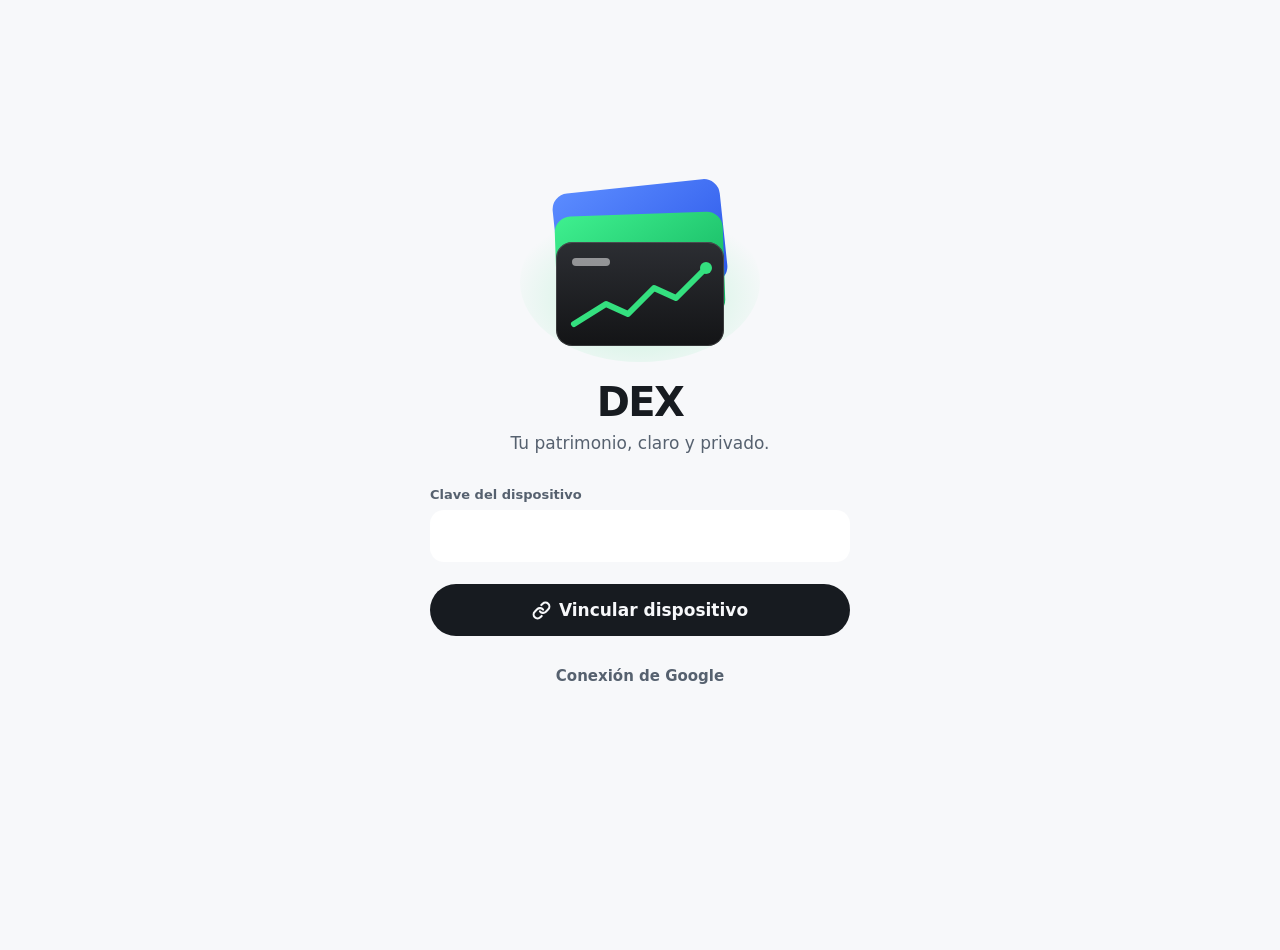
<file: index.html>
<!doctype html>
<html lang="es" data-hosted="true">
<head>
  <meta charset="utf-8">
  <meta name="referrer" content="no-referrer">
  <meta http-equiv="Content-Security-Policy" content="default-src 'self'; script-src 'self' https://accounts.google.com/gsi/client; style-src 'self' https://accounts.google.com/gsi/style; img-src 'self' https://*.googleusercontent.com; connect-src 'self' https://sheets.googleapis.com https://accounts.google.com/gsi/ https://api.coinbase.com; frame-src https://accounts.google.com; object-src 'none'; base-uri 'self'; form-action 'none'">
  <meta name="dex-build" content="0.9.0-fire2">
  <meta name="viewport" content="width=device-width, initial-scale=1, viewport-fit=cover">
  <meta name="theme-color" content="#000000">
  <meta name="apple-mobile-web-app-capable" content="yes">
  <meta name="mobile-web-app-capable" content="yes">
  <meta name="apple-mobile-web-app-status-bar-style" content="black">
  <meta name="apple-mobile-web-app-title" content="DEX">
  <meta name="color-scheme" content="dark">
  <meta name="format-detection" content="telephone=no">
  <meta name="description" content="Patrimonio personal">
  <title>DEX</title>
  <link rel="icon" href="./icon.png" type="image/png" sizes="192x192">
  <link rel="apple-touch-icon" href="./apple-touch-icon.png">
  <link rel="manifest" href="./manifest.webmanifest">
  <link rel="stylesheet" href="./dex.css">
  <link rel="stylesheet" href="./portal.css">
  <!-- launch-screens -->
  <link rel="apple-touch-startup-image" media="screen and (device-width: 440px) and (device-height: 956px) and (-webkit-device-pixel-ratio: 3) and (orientation: portrait)" href="./splash/launch-1320x2868.png">
  <link rel="apple-touch-startup-image" media="screen and (device-width: 440px) and (device-height: 956px) and (-webkit-device-pixel-ratio: 3) and (orientation: landscape)" href="./splash/launch-2868x1320.png">
  <link rel="apple-touch-startup-image" media="screen and (device-width: 402px) and (device-height: 874px) and (-webkit-device-pixel-ratio: 3) and (orientation: portrait)" href="./splash/launch-1206x2622.png">
  <link rel="apple-touch-startup-image" media="screen and (device-width: 402px) and (device-height: 874px) and (-webkit-device-pixel-ratio: 3) and (orientation: landscape)" href="./splash/launch-2622x1206.png">
  <link rel="apple-touch-startup-image" media="screen and (device-width: 420px) and (device-height: 912px) and (-webkit-device-pixel-ratio: 3) and (orientation: portrait)" href="./splash/launch-1260x2736.png">
  <link rel="apple-touch-startup-image" media="screen and (device-width: 420px) and (device-height: 912px) and (-webkit-device-pixel-ratio: 3) and (orientation: landscape)" href="./splash/launch-2736x1260.png">
  <link rel="apple-touch-startup-image" media="screen and (device-width: 430px) and (device-height: 932px) and (-webkit-device-pixel-ratio: 3) and (orientation: portrait)" href="./splash/launch-1290x2796.png">
  <link rel="apple-touch-startup-image" media="screen and (device-width: 430px) and (device-height: 932px) and (-webkit-device-pixel-ratio: 3) and (orientation: landscape)" href="./splash/launch-2796x1290.png">
  <link rel="apple-touch-startup-image" media="screen and (device-width: 393px) and (device-height: 852px) and (-webkit-device-pixel-ratio: 3) and (orientation: portrait)" href="./splash/launch-1179x2556.png">
  <link rel="apple-touch-startup-image" media="screen and (device-width: 393px) and (device-height: 852px) and (-webkit-device-pixel-ratio: 3) and (orientation: landscape)" href="./splash/launch-2556x1179.png">
  <link rel="apple-touch-startup-image" media="screen and (device-width: 428px) and (device-height: 926px) and (-webkit-device-pixel-ratio: 3) and (orientation: portrait)" href="./splash/launch-1284x2778.png">
  <link rel="apple-touch-startup-image" media="screen and (device-width: 428px) and (device-height: 926px) and (-webkit-device-pixel-ratio: 3) and (orientation: landscape)" href="./splash/launch-2778x1284.png">
  <link rel="apple-touch-startup-image" media="screen and (device-width: 390px) and (device-height: 844px) and (-webkit-device-pixel-ratio: 3) and (orientation: portrait)" href="./splash/launch-1170x2532.png">
  <link rel="apple-touch-startup-image" media="screen and (device-width: 390px) and (device-height: 844px) and (-webkit-device-pixel-ratio: 3) and (orientation: landscape)" href="./splash/launch-2532x1170.png">
  <link rel="apple-touch-startup-image" media="screen and (device-width: 375px) and (device-height: 812px) and (-webkit-device-pixel-ratio: 3) and (orientation: portrait)" href="./splash/launch-1125x2436.png">
  <link rel="apple-touch-startup-image" media="screen and (device-width: 375px) and (device-height: 812px) and (-webkit-device-pixel-ratio: 3) and (orientation: landscape)" href="./splash/launch-2436x1125.png">
  <link rel="apple-touch-startup-image" media="screen and (device-width: 360px) and (device-height: 780px) and (-webkit-device-pixel-ratio: 3) and (orientation: portrait)" href="./splash/launch-1080x2340.png">
  <link rel="apple-touch-startup-image" media="screen and (device-width: 360px) and (device-height: 780px) and (-webkit-device-pixel-ratio: 3) and (orientation: landscape)" href="./splash/launch-2340x1080.png">
  <link rel="apple-touch-startup-image" media="screen and (device-width: 414px) and (device-height: 896px) and (-webkit-device-pixel-ratio: 3) and (orientation: portrait)" href="./splash/launch-1242x2688.png">
  <link rel="apple-touch-startup-image" media="screen and (device-width: 414px) and (device-height: 896px) and (-webkit-device-pixel-ratio: 3) and (orientation: landscape)" href="./splash/launch-2688x1242.png">
  <link rel="apple-touch-startup-image" media="screen and (device-width: 414px) and (device-height: 896px) and (-webkit-device-pixel-ratio: 2) and (orientation: portrait)" href="./splash/launch-828x1792.png">
  <link rel="apple-touch-startup-image" media="screen and (device-width: 414px) and (device-height: 896px) and (-webkit-device-pixel-ratio: 2) and (orientation: landscape)" href="./splash/launch-1792x828.png">
  <link rel="apple-touch-startup-image" media="screen and (device-width: 414px) and (device-height: 736px) and (-webkit-device-pixel-ratio: 3) and (orientation: portrait)" href="./splash/launch-1242x2208.png">
  <link rel="apple-touch-startup-image" media="screen and (device-width: 414px) and (device-height: 736px) and (-webkit-device-pixel-ratio: 3) and (orientation: landscape)" href="./splash/launch-2208x1242.png">
  <link rel="apple-touch-startup-image" media="screen and (device-width: 375px) and (device-height: 667px) and (-webkit-device-pixel-ratio: 2) and (orientation: portrait)" href="./splash/launch-750x1334.png">
  <link rel="apple-touch-startup-image" media="screen and (device-width: 375px) and (device-height: 667px) and (-webkit-device-pixel-ratio: 2) and (orientation: landscape)" href="./splash/launch-1334x750.png">
  <link rel="apple-touch-startup-image" media="screen and (device-width: 320px) and (device-height: 568px) and (-webkit-device-pixel-ratio: 2) and (orientation: portrait)" href="./splash/launch-640x1136.png">
  <link rel="apple-touch-startup-image" media="screen and (device-width: 320px) and (device-height: 568px) and (-webkit-device-pixel-ratio: 2) and (orientation: landscape)" href="./splash/launch-1136x640.png">
  <link rel="apple-touch-startup-image" media="screen and (device-width: 1032px) and (device-height: 1376px) and (-webkit-device-pixel-ratio: 2) and (orientation: portrait)" href="./splash/launch-2064x2752.png">
  <link rel="apple-touch-startup-image" media="screen and (device-width: 1032px) and (device-height: 1376px) and (-webkit-device-pixel-ratio: 2) and (orientation: landscape)" href="./splash/launch-2752x2064.png">
  <link rel="apple-touch-startup-image" media="screen and (device-width: 1024px) and (device-height: 1366px) and (-webkit-device-pixel-ratio: 2) and (orientation: portrait)" href="./splash/launch-2048x2732.png">
  <link rel="apple-touch-startup-image" media="screen and (device-width: 1024px) and (device-height: 1366px) and (-webkit-device-pixel-ratio: 2) and (orientation: landscape)" href="./splash/launch-2732x2048.png">
  <link rel="apple-touch-startup-image" media="screen and (device-width: 834px) and (device-height: 1210px) and (-webkit-device-pixel-ratio: 2) and (orientation: portrait)" href="./splash/launch-1668x2420.png">
  <link rel="apple-touch-startup-image" media="screen and (device-width: 834px) and (device-height: 1210px) and (-webkit-device-pixel-ratio: 2) and (orientation: landscape)" href="./splash/launch-2420x1668.png">
  <link rel="apple-touch-startup-image" media="screen and (device-width: 834px) and (device-height: 1194px) and (-webkit-device-pixel-ratio: 2) and (orientation: portrait)" href="./splash/launch-1668x2388.png">
  <link rel="apple-touch-startup-image" media="screen and (device-width: 834px) and (device-height: 1194px) and (-webkit-device-pixel-ratio: 2) and (orientation: landscape)" href="./splash/launch-2388x1668.png">
  <link rel="apple-touch-startup-image" media="screen and (device-width: 820px) and (device-height: 1180px) and (-webkit-device-pixel-ratio: 2) and (orientation: portrait)" href="./splash/launch-1640x2360.png">
  <link rel="apple-touch-startup-image" media="screen and (device-width: 820px) and (device-height: 1180px) and (-webkit-device-pixel-ratio: 2) and (orientation: landscape)" href="./splash/launch-2360x1640.png">
  <link rel="apple-touch-startup-image" media="screen and (device-width: 834px) and (device-height: 1112px) and (-webkit-device-pixel-ratio: 2) and (orientation: portrait)" href="./splash/launch-1668x2224.png">
  <link rel="apple-touch-startup-image" media="screen and (device-width: 834px) and (device-height: 1112px) and (-webkit-device-pixel-ratio: 2) and (orientation: landscape)" href="./splash/launch-2224x1668.png">
  <link rel="apple-touch-startup-image" media="screen and (device-width: 810px) and (device-height: 1080px) and (-webkit-device-pixel-ratio: 2) and (orientation: portrait)" href="./splash/launch-1620x2160.png">
  <link rel="apple-touch-startup-image" media="screen and (device-width: 810px) and (device-height: 1080px) and (-webkit-device-pixel-ratio: 2) and (orientation: landscape)" href="./splash/launch-2160x1620.png">
  <link rel="apple-touch-startup-image" media="screen and (device-width: 768px) and (device-height: 1024px) and (-webkit-device-pixel-ratio: 2) and (orientation: portrait)" href="./splash/launch-1536x2048.png">
  <link rel="apple-touch-startup-image" media="screen and (device-width: 768px) and (device-height: 1024px) and (-webkit-device-pixel-ratio: 2) and (orientation: landscape)" href="./splash/launch-2048x1536.png">
  <link rel="apple-touch-startup-image" media="screen and (device-width: 744px) and (device-height: 1133px) and (-webkit-device-pixel-ratio: 2) and (orientation: portrait)" href="./splash/launch-1488x2266.png">
  <link rel="apple-touch-startup-image" media="screen and (device-width: 744px) and (device-height: 1133px) and (-webkit-device-pixel-ratio: 2) and (orientation: landscape)" href="./splash/launch-2266x1488.png">
  <!-- /launch-screens -->
  <script src="./icons.js" defer></script>
  <script src="./i18n.js" defer></script>
  <script src="./sheets-reader.js" defer></script>
  <script src="./snapshot.js" defer></script>
  <script src="https://accounts.google.com/gsi/client" async defer></script>
  <script src="./portal.js" defer></script>
  <script src="./native.js" defer></script>
  <script src="./fire.js" defer></script>
  <script src="./plan.js" defer></script>
  <script src="./expenses.js" defer></script>
  <script src="./app.js" defer></script>
</head>
<body class="loading">
  <a class="skip-link" href="#main">Ir al contenido</a>
  <div class="app">
    <header class="topbar">
      <button id="menu-open" class="icon-button menu-open" type="button" aria-label="Abrir men&#250;" title="Men&#250;" aria-controls="app-menu" aria-expanded="false"><i data-lucide="menu"></i></button>
      <span class="nav-title" id="nav-title" aria-hidden="true">Patrimonio</span>
      <div class="top-actions">
        <span id="mode-badge" class="mode-badge">LOCAL</span>
        <button class="icon-button" id="privacy" aria-label="Mostrar importes" aria-pressed="true" title="Mostrar importes"><i data-lucide="eye-off"></i></button>
        <button class="icon-button" id="refresh" aria-label="Actualizar resumen" title="Actualizar resumen"><i data-lucide="refresh-cw"></i></button>
      </div>
    </header>
    <div id="ptr" class="ptr" aria-hidden="true"><span></span></div>
    <main id="main" tabindex="-1">
      <div id="banner" class="notice" role="status" hidden></div>
      <section id="portal-login" class="onboarding" hidden>
        <div class="onboarding-art" aria-hidden="true"><svg viewBox="0 0 220 176"><defs><linearGradient id="ob-a" x1="0" y1="0" x2="1" y2="1"><stop offset="0" stop-color="#5b8cff"/><stop offset="1" stop-color="#2a55e8"/></linearGradient><linearGradient id="ob-b" x1="0" y1="0" x2="1" y2="1"><stop offset="0" stop-color="#3ff08f"/><stop offset="1" stop-color="#0fae5c"/></linearGradient><linearGradient id="ob-c" x1="0" y1="0" x2="0" y2="1"><stop offset="0" stop-color="#2c2e33"/><stop offset="1" stop-color="#131416"/></linearGradient><radialGradient id="ob-glow" cx=".5" cy=".6" r=".55"><stop offset="0" stop-color="#34e07f" stop-opacity=".28"/><stop offset="1" stop-color="#34e07f" stop-opacity="0"/></radialGradient></defs><ellipse cx="110" cy="104" rx="120" ry="80" fill="url(#ob-glow)"/><rect x="26" y="8" width="168" height="104" rx="16" fill="url(#ob-a)" transform="rotate(-6 110 60)"/><rect x="26" y="36" width="168" height="104" rx="16" fill="url(#ob-b)" transform="rotate(-2 110 88)"/><rect x="26" y="64" width="168" height="104" rx="16" fill="url(#ob-c)"/><rect x="26.5" y="64.5" width="167" height="103" rx="15.5" fill="none" stroke="#fff" stroke-opacity=".14"/><path d="M44 146 L76 126 L98 136 L124 110 L146 120 L176 90" fill="none" stroke="#34e07f" stroke-width="6" stroke-linecap="round" stroke-linejoin="round"/><circle cx="176" cy="90" r="6" fill="#34e07f"/><rect x="42" y="80" width="38" height="8" rx="4" fill="#fff" fill-opacity=".5"/></svg></div>
        <h1>DEX</h1>
        <p class="onboarding-lede">Tu patrimonio, claro y privado.</p>
        <form id="snapshot-form" class="adjustment-form">
          <label>Clave del dispositivo<input id="snapshot-key" type="password" required pattern="[a-fA-F0-9]{64}" minlength="64" maxlength="64" autocomplete="off" autocapitalize="none" spellcheck="false"></label>
          <p id="snapshot-error" class="form-error" role="alert" hidden></p>
          <div class="form-actions"><button id="snapshot-link" class="primary-action" type="submit"><i data-lucide="link"></i>Vincular dispositivo</button></div>
        </form>
        <details id="google-configuration"><summary>Conexi&#243;n de Google</summary>
        <form id="google-form" class="adjustment-form">
          <label>Cliente web de Google<input id="google-client" required autocomplete="off" autocapitalize="none" spellcheck="false"></label>
          <label>ID del archivo de Sheets<input id="google-sheet" required autocomplete="off" autocapitalize="none" spellcheck="false"></label>
          <p id="portal-error" class="form-error" role="alert" hidden></p>
          <div class="form-actions"><button id="google-connect" class="primary-action" type="submit">Continuar con Google</button></div>
        </form>
        </details>
      </section>
      <section id="resumen" class="view" aria-labelledby="summary-heading" data-title="Patrimonio">
        <div class="page-heading"><h1 id="summary-heading">Patrimonio</h1></div>
        <section class="balance-panel" aria-label="Total del patrimonio">
          <div class="balance-top"><span class="balance-label" id="balance-label">Total</span><button class="icon-button plain" id="coverage-open" aria-label="Datos y tipo de cambio" title="Datos y tipo de cambio"><i data-lucide="info"></i></button></div>
          <div class="balance-value sensitive" id="balance" aria-live="polite">••••••</div>
          <div id="balance-change" class="balance-change"></div>
          <div id="deduction-breakdown" class="deduction-breakdown" hidden></div>
          <div id="estimated-net-worth" class="estimated-net-worth" hidden></div>
        </section>
        <div id="summary-history-slot"><section class="history-section" aria-labelledby="history-heading"><div class="section-heading"><h2 id="history-heading">Evoluci&#243;n</h2><label class="history-metric-label select-pill" hidden><span class="sr-only">Activo</span><select id="history-metric"><option value="stocks">Acciones y ETF</option><option value="btc">BTC</option><option value="usdt">USDT</option><option value="usdc">USDC</option></select></label></div><div id="history-summary" class="history-summary"></div><div id="chart-readout" class="chart-readout" hidden><span id="chart-date"></span><strong id="chart-value" class="sensitive"></strong></div><canvas id="history-chart" role="slider" tabindex="0" aria-label="Observaciones" aria-valuemin="0" aria-valuemax="0" aria-valuenow="0"></canvas><div id="chart-range" class="chart-range" hidden></div><div class="segmented period-chips" role="group" aria-label="Periodo del historial"><button data-period="30" aria-pressed="true">1M</button><button data-period="90" aria-pressed="false">3M</button><button data-period="all" aria-pressed="false">Todo</button></div><p id="history-note" class="subtle"></p><details id="history-observations" class="disclosure"><summary>Ver fechas e importes</summary><div id="history-rows"></div></details></section></div>
        <div class="summary-controls"><div class="segmented" role="group" aria-label="Moneda"><button data-currency="TOTAL" aria-pressed="true">Todo USD</button><button data-currency="USD" aria-pressed="false">USD</button><button data-currency="CRC" aria-pressed="false">CRC</button></div><button id="composition-open" class="chip-button" hidden><i data-lucide="list-filter"></i><span id="composition-label">Incluir en el total</span></button></div>
        <section class="distribution" aria-labelledby="distribution-heading">
          <div class="section-heading"><h2 id="distribution-heading">Distribuci&#243;n</h2><div class="distribution-actions"><span class="small-label" id="distribution-currency">USD</span><button id="perspective-open" class="icon-button plain" type="button" aria-label="Explorar patrimonio" title="Explorar patrimonio"><i data-lucide="chart-no-axes-combined"></i></button></div></div>
          <div class="allocation-chart" id="allocation-chart" role="img" aria-label="Distribuci&#243;n del patrimonio"><div class="donut"><div class="donut-center"><i data-lucide="wallet"></i></div></div></div>
          <div id="allocation-legend" class="allocation-legend"></div>
          <button id="allocation-toggle" class="allocation-toggle" aria-expanded="false" aria-controls="allocation-legend" hidden><i data-lucide="plus"></i><span>Desglosar otros</span></button>
        </section>
        <section class="surface-section adjustment-section"><div class="section-heading"><h2>Dinero excluido</h2><button class="icon-button tinted" data-new-adjustment title="Agregar resta al patrimonio" aria-label="Agregar resta al patrimonio"><i data-lucide="plus"></i></button></div><div id="adjustment-list" class="group-list"></div></section>
        <div id="fx-info" class="fx-info" hidden></div>
      </section>
      <section id="rendimiento" class="view" aria-labelledby="performance-heading" data-title="Rendimiento" hidden>
        <div class="page-heading"><h1 id="performance-heading">Rendimiento</h1><button class="icon-button plain" data-performance-info title="Sobre las ganancias" aria-label="Sobre las ganancias"><i data-lucide="info"></i></button></div>
        <div class="hero-metric"><p class="caption">Ganancia de las posiciones abiertas</p><div id="performance-total" class="history-summary"></div><p id="performance-note" class="subtle"></p></div>
        <section class="surface-section performance-section" aria-label="Posiciones"><div class="section-heading"><h2>Posiciones IBKR</h2><label class="select-pill"><select id="performance-sort" aria-label="Ordenar inversiones de mayor a menor"><option value="mark_price">Precio</option><option value="market_value">Valor</option><option value="unrealized_pnl">Ganancia</option></select></label></div><div class="performance-columns"><span>Activo</span><span id="performance-column">Precio USD</span><span>Ganancia USD</span></div><div id="performance-list" class="group-list"></div></section>
        <section class="surface-section crypto-section" aria-labelledby="crypto-heading"><div class="section-heading"><h2 id="crypto-heading">Criptoactivos</h2><span id="crypto-status" class="small-label">Binance</span></div><div id="crypto-list" class="group-list"></div><p id="crypto-note" class="subtle"></p></section>
        <section class="surface-section" aria-labelledby="btc-heading"><div class="section-heading"><h2 id="btc-heading">Precio BTC/USD</h2><span class="small-label">Coinbase</span></div><div class="quote"><div id="btc-price" class="history-summary">&#8212;</div><p id="btc-price-note" class="subtle">Precio pendiente</p></div></section>
        <div id="performance-history-slot"></div>
      </section>
      <section id="gastos" class="view" aria-labelledby="expenses-heading" data-title="Gastos" hidden>
        <div class="page-heading"><h1 id="expenses-heading">Gastos</h1></div>
        <div id="expenses-content"></div>
      </section>
      <section id="cuentas" class="view" aria-labelledby="accounts-heading" data-title="Cuentas" hidden>
        <div class="page-heading"><h1 id="accounts-heading">Cuentas</h1></div>
        <div class="accounts-tools"><label class="search"><i data-lucide="search"></i><input id="search" type="search" placeholder="Buscar cuenta o entidad" aria-label="Buscar cuenta o entidad" autocomplete="off" enterkeyhint="search"></label><label class="select-pill sort-control"><select id="sort" aria-label="Ordenar cuentas"><option value="source">Entidad</option><option value="date">Corte reciente</option><option value="balance">Saldo por moneda</option></select></label></div>
        <div class="filter-row" role="group" aria-label="Filtrar cuentas"><button class="filter active" data-filter="all" aria-pressed="true">Todas</button><button class="filter" data-filter="USD" aria-pressed="false">USD</button><button class="filter" data-filter="CRC" aria-pressed="false">CRC</button><button class="filter" data-filter="investments" aria-pressed="false">Inversiones</button></div>
        <div id="all-accounts" class="account-list wallet"></div>
        <section id="payroll-section" class="surface-section" hidden><div class="section-heading"><h2>Aportes</h2><span class="small-label" id="payroll-unit">CRC</span></div><div id="payroll-list" class="group-list"></div></section>
      </section>
      <section id="plan" class="view" aria-labelledby="plan-heading" data-title="Mi plan" hidden>
        <div class="page-heading"><h1 id="plan-heading">Mi plan</h1></div>
        <p id="plan-status" class="subtle" role="status"></p>
        <div id="plan-content"></div>
      </section>
      <section id="ajustes" class="view" aria-labelledby="settings-heading" data-title="Ajustes" hidden>
        <div class="page-heading"><h1 id="settings-heading">Ajustes</h1></div>
        <section id="install-group" class="settings-group" hidden><div class="group-list"><button id="install-setting" class="setting-row" type="button"><span class="setting-icon"><i data-lucide="download"></i></span><span class="setting-label">Instalar DEX<span>Pantalla completa y sin conexi&#243;n</span></span><i data-lucide="chevron-right" class="row-chevron"></i></button></div></section>
        <section id="portal-session" class="settings-group access-settings" aria-labelledby="access-heading" hidden>
          <h2 id="access-heading">Acceso y sincronizaci&#243;n</h2>
          <div class="group-list">
            <div class="setting-row static"><span class="setting-icon"><i data-lucide="shield-check"></i></span><span class="setting-label">Sincronizaci&#243;n<span id="portal-date"></span></span></div>
            <details id="portal-edit-consent" class="setting-disclosure" hidden><summary class="setting-row"><span class="setting-icon"><i data-lucide="pencil"></i></span><span class="setting-label">Edici&#243;n de salario y restas</span></summary><div class="disclosure-body"><p class="subtle">Google solicitar&#225; permiso para editar tus hojas de c&#225;lculo. DEX solo enviar&#225; solicitudes al archivo configurado. No cambia permisos de Gmail, bancos ni inversiones.</p><button id="google-edit" class="text-action" type="button"><i data-lucide="pencil"></i>Autorizar edici&#243;n con Google</button></div></details>
            <p id="portal-edit-permission" hidden></p><p id="portal-edit-error" class="form-error" role="alert" hidden></p><div id="portal-edit-status" role="status" hidden></div>
          </div>
          <div class="group-list access-actions"><button id="google-disconnect" class="setting-row destructive" type="button">Cerrar sesi&#243;n</button><button id="google-forget" class="setting-row destructive" type="button">Olvidar conexi&#243;n</button></div>
        </section>
        <section class="settings-group"><h2>Preferencias</h2><div class="group-list">
          <label class="setting-row"><span class="setting-icon"><i data-lucide="eye"></i></span><span class="setting-label">Apariencia</span><select id="theme-setting" aria-label="Apariencia"><option value="system">Sistema</option><option value="light">Claro</option><option value="dark">Oscuro</option></select></label>
          <label class="setting-row"><span class="setting-icon"><i data-lucide="eye-off"></i></span><span class="setting-label">Ocultar importes<span>Privacidad en todas las vistas</span></span><input class="switch" id="privacy-setting" type="checkbox" checked role="switch"></label>
          <label class="setting-row"><span class="setting-icon"><i data-lucide="coins"></i></span><span class="setting-label">Vista de inicio</span><select id="default-currency" aria-label="Vista de inicio"><option value="TOTAL">Todo USD</option><option>USD</option><option>CRC</option></select></label>
          <label class="setting-row"><span class="setting-icon"><i data-lucide="accessibility"></i></span><span class="setting-label">Reducir movimiento</span><input class="switch" id="motion-setting" type="checkbox" role="switch"></label>
          <label class="setting-row"><span class="setting-icon"><i data-lucide="languages"></i></span><span class="setting-label">Idioma</span><select id="language-setting" aria-label="Idioma"><option value="es" lang="es">Espa&#241;ol</option><option value="en" lang="en">English</option></select></label>
        </div></section>
        <section class="settings-group"><div class="group-list"><button id="salary-setting" class="setting-row" hidden><span class="setting-icon"><i data-lucide="calendar-days"></i></span><span class="setting-label">Salario mensual<span id="salary-value"></span></span><i data-lucide="chevron-right" class="row-chevron"></i></button></div></section>
        <section class="settings-group"><div class="group-header"><h2>Conexiones</h2><span class="small-label">SOLO LECTURA</span></div><div id="automation-jobs"></div><div id="connections-list" class="group-list"></div><p id="automation-state" class="group-footer">Actualizaci&#243;n autom&#225;tica pendiente</p></section>
        <section class="settings-group"><h2>Acerca de DEX</h2><div class="group-list"><div class="setting-row static"><img src="./icon.png" width="30" height="30" alt="" class="about-icon"><span class="setting-label">DEX<span id="about-mode">Vista local</span></span><span class="small-label" data-version>0.1.0</span></div></div><p class="settings-footnote">Acceso local en esta computadora. Sin sincronizaci&#243;n alojada ni recuperaci&#243;n en otro dispositivo todav&#237;a.</p></section>
      </section>
    <p class="bottom-note"><a href="./privacy.html">Privacidad / Privacy</a></p>
    </main>
    <nav class="navigation" aria-label="Navegaci&#243;n principal">
      <a href="#resumen" data-view="resumen" aria-current="page"><i data-lucide="house"></i><span>Resumen</span></a>
      <a href="#rendimiento" data-view="rendimiento"><i data-lucide="chart-spline"></i><span>Rendimiento</span></a>
      <a href="#gastos" data-view="gastos"><i data-lucide="receipt-text"></i><span>Gastos</span></a>
      <a href="#cuentas" data-view="cuentas"><i data-lucide="wallet-cards"></i><span>Cuentas</span></a>
      <a href="#ajustes" data-view="ajustes"><i data-lucide="settings"></i><span>Ajustes</span></a>
    </nav>
  </div>
  <dialog id="detail" class="sheet" aria-labelledby="detail-title"><div class="sheet-grabber" aria-hidden="true"></div><div class="sheet-header"><span class="eyebrow" id="detail-eyebrow">DETALLE</span><button class="icon-button" id="detail-close" aria-label="Cerrar detalle" title="Cerrar"><i data-lucide="x"></i></button></div><div id="detail-content"></div></dialog>
  <div id="toast" class="toast" role="status" hidden></div>
  <div id="update-prompt" class="float-bar" role="status" hidden><span class="float-icon"><i data-lucide="sparkles"></i></span><span class="float-text">Nueva versi&#243;n disponible</span><button id="update-apply" class="float-action" type="button">Actualizar</button></div>
  <div id="install-card" class="float-bar" role="dialog" aria-labelledby="install-title" hidden><img src="./icon.png" width="40" height="40" alt=""><span class="float-text"><strong id="install-title">Instala DEX</strong><span>Pantalla completa y sin conexi&#243;n</span></span><button id="install-action" class="float-action" type="button">Instalar</button><button id="install-dismiss" class="icon-button" type="button" aria-label="Cerrar" title="Cerrar"><i data-lucide="x"></i></button></div>
  <label class="haptic-bridge" aria-hidden="true"><input type="checkbox" switch tabindex="-1"></label>
  <noscript>DEX necesita JavaScript para mostrar tus cuentas.</noscript>
  <dialog id="app-menu" class="app-menu" aria-labelledby="menu-heading">
    <div class="menu-header"><strong id="menu-heading">DEX</strong><button id="menu-close" class="icon-button" aria-label="Cerrar men&#250;" title="Cerrar men&#250;"><i data-lucide="x"></i></button></div>
    <nav aria-label="Secciones">
      <div class="menu-group">
        <a href="#fire" data-plan-panel="fire"><i data-lucide="sunrise"></i>FIRE</a>
        <a href="#metas" data-plan-panel="goals"><i data-lucide="circle-check"></i>Metas</a>
        <a href="#calendario" data-plan-panel="calendar"><i data-lucide="calendar-days"></i>Calendario</a>
        <a href="#alertas" data-plan-panel="alerts"><i data-lucide="clock-3"></i>Alertas<span id="plan-alert-count" class="small-label"></span></a>
      </div>
      <div class="menu-group">
        <a href="#comparar" data-plan-panel="history"><i data-lucide="chart-no-axes-combined"></i>Comparar fechas</a>
        <a href="#mensual" data-plan-panel="reports"><i data-lucide="calendar-days"></i>Resumen mensual</a>
        <a href="#anual" data-plan-panel="annual"><i data-lucide="chart-pie"></i>Ficha anual</a>
      </div>
    </nav>
  </dialog>
</body>
</html>
</file>
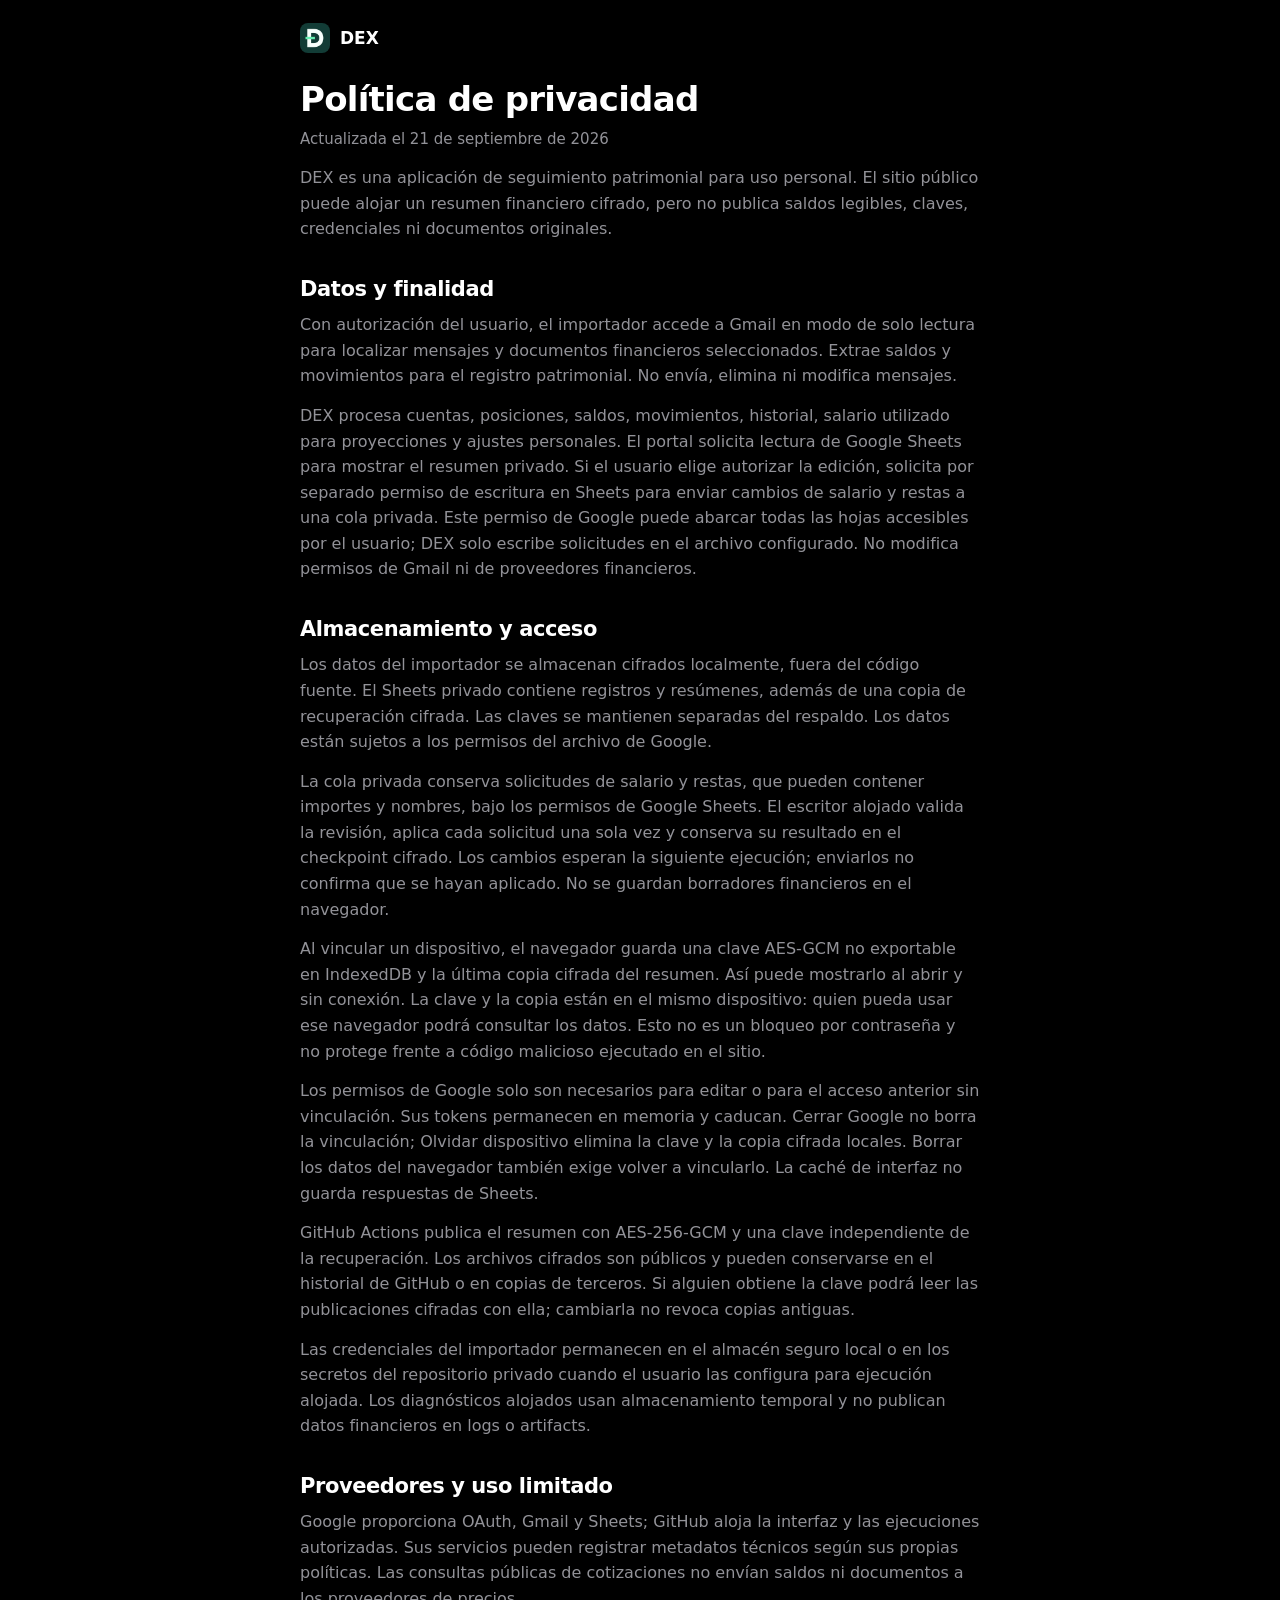
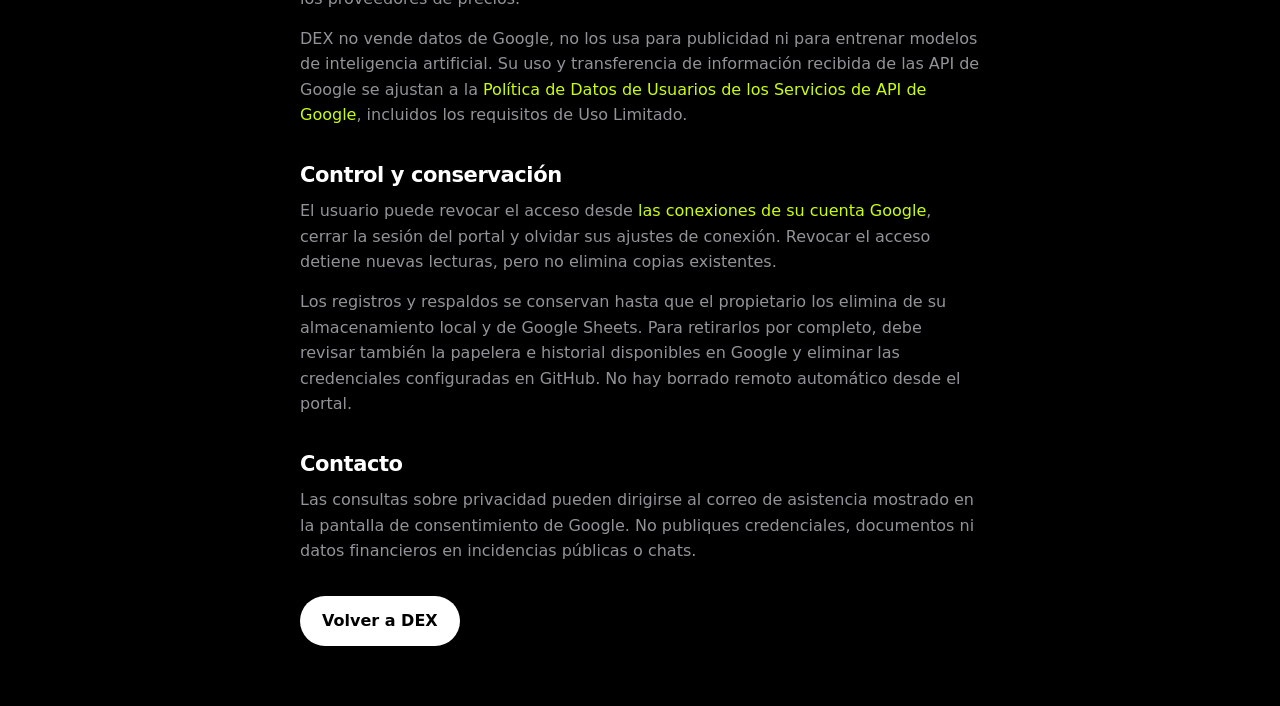
<file: privacy.html>
<!doctype html>
<html lang="es">
<head>
  <meta charset="utf-8">
  <meta name="viewport" content="width=device-width, initial-scale=1, viewport-fit=cover">
  <meta name="theme-color" content="#000000">
  <meta name="referrer" content="no-referrer">
  <meta http-equiv="Content-Security-Policy" content="default-src 'none'; style-src 'self'; img-src 'self'; base-uri 'none'; form-action 'none'">
  <title>Privacidad | DEX</title>
  <link rel="icon" href="./icon.png">
  <link rel="stylesheet" href="./dex.css">
  <link rel="stylesheet" href="./privacy.css">
</head>
<body>
  <header class="privacy-bar"><a href="./"><img src="./icon.png" width="30" height="30" alt="">DEX</a></header>
  <main>
    <h1>Pol&iacute;tica de privacidad</h1>
    <p class="muted">Actualizada el 21 de septiembre de 2026</p>
    <p>DEX es una aplicaci&oacute;n de seguimiento patrimonial para uso personal. El sitio p&uacute;blico puede alojar un resumen financiero cifrado, pero no publica saldos legibles, claves, credenciales ni documentos originales.</p>
    <h2>Datos y finalidad</h2>
    <p>Con autorizaci&oacute;n del usuario, el importador accede a Gmail en modo de solo lectura para localizar mensajes y documentos financieros seleccionados. Extrae saldos y movimientos para el registro patrimonial. No env&iacute;a, elimina ni modifica mensajes.</p>
    <p>DEX procesa cuentas, posiciones, saldos, movimientos, historial, salario utilizado para proyecciones y ajustes personales. El portal solicita lectura de Google Sheets para mostrar el resumen privado. Si el usuario elige autorizar la edici&oacute;n, solicita por separado permiso de escritura en Sheets para enviar cambios de salario y restas a una cola privada. Este permiso de Google puede abarcar todas las hojas accesibles por el usuario; DEX solo escribe solicitudes en el archivo configurado. No modifica permisos de Gmail ni de proveedores financieros.</p>
    <h2>Almacenamiento y acceso</h2>
    <p>Los datos del importador se almacenan cifrados localmente, fuera del c&oacute;digo fuente. El Sheets privado contiene registros y res&uacute;menes, adem&aacute;s de una copia de recuperaci&oacute;n cifrada. Las claves se mantienen separadas del respaldo. Los datos est&aacute;n sujetos a los permisos del archivo de Google.</p>
    <p>La cola privada conserva solicitudes de salario y restas, que pueden contener importes y nombres, bajo los permisos de Google Sheets. El escritor alojado valida la revisi&oacute;n, aplica cada solicitud una sola vez y conserva su resultado en el checkpoint cifrado. Los cambios esperan la siguiente ejecuci&oacute;n; enviarlos no confirma que se hayan aplicado. No se guardan borradores financieros en el navegador.</p>
    <p>Al vincular un dispositivo, el navegador guarda una clave AES-GCM no exportable en IndexedDB y la &uacute;ltima copia cifrada del resumen. As&iacute; puede mostrarlo al abrir y sin conexi&oacute;n. La clave y la copia est&aacute;n en el mismo dispositivo: quien pueda usar ese navegador podr&aacute; consultar los datos. Esto no es un bloqueo por contrase&ntilde;a y no protege frente a c&oacute;digo malicioso ejecutado en el sitio.</p>
    <p>Los permisos de Google solo son necesarios para editar o para el acceso anterior sin vinculaci&oacute;n. Sus tokens permanecen en memoria y caducan. Cerrar Google no borra la vinculaci&oacute;n; Olvidar dispositivo elimina la clave y la copia cifrada locales. Borrar los datos del navegador tambi&eacute;n exige volver a vincularlo. La cach&eacute; de interfaz no guarda respuestas de Sheets.</p>
    <p>GitHub Actions publica el resumen con AES-256-GCM y una clave independiente de la recuperaci&oacute;n. Los archivos cifrados son p&uacute;blicos y pueden conservarse en el historial de GitHub o en copias de terceros. Si alguien obtiene la clave podr&aacute; leer las publicaciones cifradas con ella; cambiarla no revoca copias antiguas.</p>
    <p>Las credenciales del importador permanecen en el almac&eacute;n seguro local o en los secretos del repositorio privado cuando el usuario las configura para ejecuci&oacute;n alojada. Los diagn&oacute;sticos alojados usan almacenamiento temporal y no publican datos financieros en logs o artifacts.</p>
    <h2>Proveedores y uso limitado</h2>
    <p>Google proporciona OAuth, Gmail y Sheets; GitHub aloja la interfaz y las ejecuciones autorizadas. Sus servicios pueden registrar metadatos t&eacute;cnicos seg&uacute;n sus propias pol&iacute;ticas. Las consultas p&uacute;blicas de cotizaciones no env&iacute;an saldos ni documentos a los proveedores de precios.</p>
    <p>DEX no vende datos de Google, no los usa para publicidad ni para entrenar modelos de inteligencia artificial. Su uso y transferencia de informaci&oacute;n recibida de las API de Google se ajustan a la <a href="https://developers.google.com/terms/api-services-user-data-policy">Pol&iacute;tica de Datos de Usuarios de los Servicios de API de Google</a>, incluidos los requisitos de Uso Limitado.</p>
    <h2>Control y conservaci&oacute;n</h2>
    <p>El usuario puede revocar el acceso desde <a href="https://myaccount.google.com/connections">las conexiones de su cuenta Google</a>, cerrar la sesi&oacute;n del portal y olvidar sus ajustes de conexi&oacute;n. Revocar el acceso detiene nuevas lecturas, pero no elimina copias existentes.</p>
    <p>Los registros y respaldos se conservan hasta que el propietario los elimina de su almacenamiento local y de Google Sheets. Para retirarlos por completo, debe revisar tambi&eacute;n la papelera e historial disponibles en Google y eliminar las credenciales configuradas en GitHub. No hay borrado remoto autom&aacute;tico desde el portal.</p>
    <h2>Contacto</h2>
    <p>Las consultas sobre privacidad pueden dirigirse al correo de asistencia mostrado en la pantalla de consentimiento de Google. No publiques credenciales, documentos ni datos financieros en incidencias p&uacute;blicas o chats.</p>
    <a class="back" href="./">Volver a DEX</a>
  </main>
</body>
</html>
</file>
<file: dex.css>
/* DEX design system: dark, native iOS finance language (Wallet stack, Robinhood chart, Revolut groups). */
.fire-dashboard { max-width: 760px; margin: 0 auto; min-width: 0; }
.fire-toolbar { display: flex; gap: 12px; align-items: center; }
.fire-scenarios { flex: 1; max-width: 360px; }
.fire-dashboard .segmented { min-width: 0; }
.fire-dashboard .segmented button { min-height: 44px; padding: 0 8px; }
.fire-hero { padding: 26px 0 22px; border-bottom: 1px solid var(--sep); }
.fire-hero h2 { font: 650 32px/1.2 var(--font-display); letter-spacing: 0; margin: 12px 0 6px; overflow-wrap: anywhere; }
.fire-hero .subtle { margin: 0; }
.fire-progress { display: flex; gap: 14px; align-items: center; margin-top: 20px; font-size: 12px; font-variant-numeric: tabular-nums; }
.fire-progress progress { width: 100%; height: 5px; border: 0; border-radius: 3px; overflow: hidden; background: var(--fill); accent-color: var(--tint); }
.fire-progress progress::-webkit-progress-bar { background: var(--fill); }
.fire-progress progress::-webkit-progress-value { background: var(--tint); }
.fire-progress progress::-moz-progress-bar { background: var(--tint); }
.fire-condition, .fire-warning { display: flex; align-items: flex-start; gap: 8px; font-size: 13px; line-height: 1.5; margin: 14px 0 0; color: var(--label-2); }
.fire-condition svg, .fire-warning svg { flex: 0 0 18px; width: 18px; height: 18px; margin-top: 2px; }
.fire-warning { color: var(--down); margin: 18px 0; }
.fire-controls { display: flex; align-items: center; flex-wrap: wrap; gap: 8px; min-height: 80px; font-size: 14px; }
.fire-stepper { display: flex; align-items: center; gap: 0; margin-right: auto; }
.fire-stepper input { width: 48px; padding: 8px 0; text-align: center; border: 0; border-radius: 0; font-size: 17px; background: transparent; color: var(--label); appearance: textfield; }
.fire-stepper input::-webkit-inner-spin-button, .fire-stepper input::-webkit-outer-spin-button { appearance: none; }
.fire-units { width: 108px; flex: none; }
.fire-finance { margin: 0 0 16px; }
.fire-chart-wrap { margin: 0 -4px 20px; }
.fire-chart-caption { display: flex; align-items: baseline; justify-content: space-between; gap: 12px; min-height: 44px; padding: 8px 4px; flex-wrap: wrap; }
.fire-chart-caption span { font-size: 12px; color: var(--label-2); }
.fire-chart-caption strong { font: 600 20px/1.3 var(--font-display); font-variant-numeric: tabular-nums; overflow-wrap: anywhere; max-width: 100%; }
#fire-chart { display: block; width: 100%; height: 250px; touch-action: pan-y pinch-zoom; }
.fire-chart-legend { display: flex; gap: 10px 16px; flex-wrap: wrap; font-size: 11px; color: var(--label-2); padding: 6px 4px; }
.fire-chart-legend span { display: flex; align-items: center; gap: 6px; }
.fire-chart-legend i { width: 12px; height: 3px; background: var(--tint); }
.fire-chart-legend .fire-target-dot { background: var(--orange); }
.fire-chart-legend .fire-reference-dot { background: var(--label-3); }
.fire-chart-range { display: flex; align-items: center; justify-content: space-between; gap: 8px; margin-top: 10px; font-size: 11px; color: var(--label-2); }
.fire-chart-range .segmented { width: 178px; }
.fire-chart-range button { font-size: 12px; }
.fire-metrics, .fire-comparison { display: grid; grid-template-columns: repeat(2, minmax(0, 1fr)); gap: 0 20px; border-top: 1px solid var(--sep); }
.fire-metric { min-width: 0; padding: 18px 0; border-bottom: 1px solid var(--sep); display: grid; gap: 8px; align-content: start; }
.fire-metric span { font-size: 12px; color: var(--label-2); }
.fire-metric strong { font: 600 21px/1.25 var(--font-display); font-variant-numeric: tabular-nums; overflow-wrap: anywhere; letter-spacing: 0; }
.fire-section { padding: 20px 0; border-bottom: 1px solid var(--sep); min-width: 0; }
.fire-section .section-heading { flex-wrap: wrap; }
.fire-section h3 { display: flex; align-items: center; gap: 8px; font-size: 18px; margin: 0; }
.fire-section h3 svg { width: 20px; height: 20px; }
.fire-section .detail-line > strong { max-width: 52%; overflow-wrap: anywhere; text-align: right; }
.fire-section .subtle { font-size: 12px; line-height: 1.6; margin-bottom: 0; }
.fire-section summary { font-size: 14px; min-height: 44px; cursor: pointer; padding-top: 12px; }
.fire-footnote { color: var(--label-3); font-size: 11px; padding: 16px 0 32px; line-height: 1.6; }
.fire-setup { padding: 32px 0 60px; }
.fire-setup h2 { font-size: 28px; line-height: 1.2; }
.fire-symbol svg { width: 44px; height: 44px; color: var(--tint); }
.fire-setup .primary-action { margin-top: 28px; }
#detail-content:has(> #fire-form) { grid-template-columns: minmax(0, 1fr); }
#fire-form .form-columns { align-items: start; }
#fire-form label { min-width: 0; }
#fire-form input { min-width: 0; max-width: 100%; font-size: 16px; }
@media (max-width: 359px) {
  .fire-controls > label { flex-basis: 100%; }
  .fire-hero h2 { font-size: 28px; }
  .fire-metric strong { font-size: 18px; }
  #fire-form .form-columns { grid-template-columns: minmax(0, 1fr); }
}
:root {
  color-scheme: dark;
  --bg: #000;
  --elevated: #1c1c1e;
  --elevated-2: #2c2c2e;
  --elevated-3: #3a3a3c;
  --fill: rgba(118, 118, 128, .24);
  --fill-2: rgba(118, 118, 128, .16);
  --sep: rgba(84, 84, 88, .6);
  --label: #fff;
  --label-2: rgba(235, 235, 245, .62);
  --label-3: rgba(235, 235, 245, .32);
  --up: #ccff00;
  --down: #ff4b43;
  --tint: #ccff00;
  --orange: #ffc900;
  --trend: var(--up);
  --glass: rgba(0, 0, 0, .72);
  --nav-glass: rgba(22, 22, 24, .74);
  --float-glass: rgba(44, 44, 46, .94);
  --thumb: #5a5a5e;
  --on-accent: #000;
  --chart-mask: rgba(0, 0, 0, .62);
  --chart-guide: rgba(255, 255, 255, .32);
  --gutter: max(20px, calc(env(safe-area-inset-left) + 16px));
  --gutter-r: max(20px, calc(env(safe-area-inset-right) + 16px));
  --safe-t: calc(env(safe-area-inset-top) + 4px);
  --safe-b: env(safe-area-inset-bottom);
  --nav-h: 44px;
  --tab-h: 60px;
  --kb: 0px;
  --section-gap: 28px;
  --list-radius: 18px;
  --section-title: 20px;
  --font: -apple-system, BlinkMacSystemFont, "SF Pro Text", system-ui, "Segoe UI Variable Text", "Segoe UI", Roboto, sans-serif;
  --font-display: -apple-system, BlinkMacSystemFont, "SF Pro Display", system-ui, "Segoe UI Variable Display", "Segoe UI", Roboto, sans-serif;
  --spring: linear(0, .0154, .0555 3.1%, .2072 6.5%, .4289 10.6%, .6311 15%, .7832 19.7%, .8836 24.6%, .9468 30.2%, .9795 36%, .9948 42.7%, 1.0014 51.4%, 1.0021 63.6%, 1);
  --spring-bounce: linear(0, .009, .035 2.1%, .141, .281 6.7%, .723 12.9%, .938 16.7%, 1.017, 1.077, 1.121, 1.149 24.3%, 1.159, 1.163, 1.161, 1.154 29.9%, 1.129 32.8%, 1.051 39.6%, 1.017 43.1%, .991, .977 51%, .974 53.8%, .975 57.1%, .997 69.8%, 1.003 76.9%, 1);
  --ease-out: cubic-bezier(.22, 1, .36, 1);
  --press: transform .16s var(--ease-out), opacity .16s var(--ease-out), background-color .16s var(--ease-out);
}
:root[data-theme="light"] {
  color-scheme: light;
  --bg: #f7f8fa;
  --elevated: #fff;
  --elevated-2: #e9edf1;
  --elevated-3: #dce1e7;
  --fill: rgba(85, 99, 115, .14);
  --fill-2: rgba(85, 99, 115, .07);
  --sep: rgba(42, 55, 70, .18);
  --label: #171b20;
  --label-2: #56616f;
  --label-3: #697584;
  --up: #007a2b;
  --down: #c72c26;
  --tint: #236b00;
  --glass: rgba(247, 248, 250, .94);
  --nav-glass: rgba(255, 255, 255, .84);
  --float-glass: rgba(255, 255, 255, .97);
  --thumb: #fff;
  --on-accent: #fff;
  --chart-mask: rgba(247, 248, 250, .65);
  --chart-guide: rgba(42, 55, 70, .32);
}
:root[data-theme="light"] .notice.error,
:root[data-theme="light"] .notice[data-state="error"] { color: var(--down); }
:root[data-theme="light"] .wallet .account-row { box-shadow: 0 -3px 12px rgba(31, 41, 50, .12), inset 0 .5px 0 rgba(255, 255, 255, .14); }
:root[data-theme="light"] .switch:not(:checked) { background: #c5cbd3; }
:root[data-theme="light"] .navigation { box-shadow: 0 8px 28px rgba(31, 41, 50, .16), inset 0 1px 0 rgba(255, 255, 255, .95), inset 0 0 0 1px var(--sep); }
@supports not (transition-timing-function: linear(0, 1)) {
  :root { --spring: cubic-bezier(.2, .9, .25, 1); --spring-bounce: cubic-bezier(.34, 1.4, .64, 1); }
}

*, *::before, *::after { box-sizing: border-box; }
html {
  background: var(--bg); height: 100%;
  -webkit-text-size-adjust: 100%; text-size-adjust: 100%;
  touch-action: manipulation; overscroll-behavior: none; scroll-padding-top: calc(var(--safe-t) + var(--nav-h) + 12px);
}
body {
  margin: 0; min-height: 100dvh; background: var(--bg); color: var(--label);
  font: 400 17px/1.35 var(--font); letter-spacing: 0;
  -webkit-font-smoothing: antialiased; -moz-osx-font-smoothing: grayscale;
  -webkit-tap-highlight-color: transparent; touch-action: manipulation; overscroll-behavior-y: none;
}
h1, h2, h3, p { margin: 0; }
button, input, select, textarea { font: inherit; color: inherit; letter-spacing: inherit; }
button { background: none; border: 0; padding: 0; margin: 0; cursor: pointer; text-align: inherit; touch-action: manipulation; }
button:disabled { cursor: default; opacity: .38; }
a { color: var(--tint); }
img { display: block; }
[hidden] { display: none !important; }
:focus { outline: none; }
:focus-visible { outline: 2px solid var(--tint); outline-offset: 2px; border-radius: 10px; }
#main:focus-visible { outline: none; }
#main { overflow-x: clip; }
:root[data-input="pointer"] :focus-visible:not(input):not(select):not(textarea) { outline: none; }
.sr-only, .skip-link:not(:focus) {
  position: absolute; width: 1px; height: 1px; padding: 0; margin: -1px; overflow: hidden; clip-path: inset(50%); white-space: nowrap; border: 0;
}
.skip-link:focus { position: fixed; z-index: 100; top: calc(var(--safe-t) + 8px); left: 12px; padding: 10px 14px; background: var(--elevated-2); color: var(--label); border-radius: 12px; }
.topbar, .navigation, button, summary, .setting-row, .account-row, .segmented, .chip-button, .filter-row, .eyebrow, .small-label {
  -webkit-user-select: none; user-select: none; -webkit-touch-callout: none;
}
svg.lucide { width: 22px; height: 22px; flex: none; stroke-width: 2; }
.sensitive, .balance-value, .detail-balance { font-variant-numeric: tabular-nums; }
.masked { letter-spacing: .12em; color: var(--label-2); }
.subtle { font-size: 13px; line-height: 1.4; color: var(--label-2); }
.muted, .caption { color: var(--label-2); font-size: 15px; }
.small-label { font-size: 13px; color: var(--label-2); font-weight: 500; letter-spacing: 0; }
.eyebrow { font-size: 13px; font-weight: 600; color: var(--label-2); letter-spacing: .02em; text-transform: uppercase; }
.gain { color: var(--up); }
.loss { color: var(--down); }
.menu-open { grid-column: 1; grid-row: 1; justify-self: start; }
html[data-hosted] body:not(.connected) .menu-open { display: none; }
body.menu-visible { overflow: hidden; }
.app-menu { position: fixed; inset: 0 auto 0 0; margin: 0; width: min(340px, calc(100% - 40px)); height: 100dvh; max-width: none; max-height: 100dvh; padding: var(--safe-t) 16px calc(var(--safe-b) + 16px); border: 0; border-right: 1px solid var(--sep); background: var(--elevated); color: var(--label); overflow-y: auto; overscroll-behavior: contain; }
.app-menu::backdrop { background: rgba(0, 0, 0, .4); }
.menu-header { display: flex; align-items: center; justify-content: space-between; min-height: 52px; margin-bottom: 12px; }
.menu-header strong { font-size: 24px; letter-spacing: 0; }
.app-menu nav > button, .app-menu nav a, .app-menu .menu-group > button { display: flex; align-items: center; gap: 14px; width: 100%; min-height: 48px; padding: 10px 12px; color: var(--label); text-decoration: none; font-size: 16px; border-radius: 8px; overflow-wrap: anywhere; }
.app-menu [aria-current="page"] { background: var(--fill); font-weight: 600; }
.app-menu nav svg { width: 20px; height: 20px; color: var(--label-2); }
.menu-group { border-top: 1px solid var(--sep); padding-top: 8px; margin-top: 8px; }
.menu-group:first-child { border-top: 0; margin-top: 0; }
.calendar-toolbar { display: grid; grid-template-columns: 44px minmax(0, 1fr) 44px 44px; align-items: center; gap: 4px; margin: 20px 0 16px; }
.calendar-toolbar input { width: 100%; min-width: 0; height: 44px; padding: 4px; border: 0; background: transparent; color: var(--label); font: 600 16px var(--font); }
[data-calendar-step="-1"] svg { transform: rotate(180deg); }
.calendar-weekdays, .calendar-grid { display: grid; grid-template-columns: repeat(7, minmax(0, 1fr)); }
.calendar-weekdays { color: var(--label-2); text-align: center; font-size: 12px; padding: 8px 0; }
.calendar-day { min-width: 0; height: 56px; padding: 8px 0 4px; display: grid; place-items: center; grid-template-rows: 24px 12px; border-radius: 8px; font-size: 16px; font-variant-numeric: tabular-nums; color: var(--label); background: transparent; }
.calendar-day.outside-month { color: var(--label-3); }
.calendar-day[aria-current="date"] > span:first-child { text-decoration: underline; text-underline-offset: 5px; }
.calendar-day[aria-pressed="true"] { color: var(--on-accent); background: var(--tint); }
.calendar-marker { display: grid; place-items: center; height: 12px; }
.calendar-marker i { display: block; width: 4px; height: 4px; border-radius: 50%; background: currentColor; }
.calendar-agenda { border-top: 1px solid var(--sep); margin-top: 20px; padding-top: 8px; }
@media (max-width: 380px) {
  .calendar-toolbar { grid-template-columns: 44px minmax(0, 1fr) 44px; }
  .calendar-toolbar input { grid-column: 1 / -1; grid-row: 1; }
  [data-calendar-step="-1"] { grid-column: 1; grid-row: 2; }
  [data-calendar-step="1"] { grid-column: 3; grid-row: 2; }
  [data-calendar-today] { grid-column: 2; grid-row: 2; justify-self: center; }
}
#plan-alert-count { margin-left: auto; }
#plan-content { min-width: 0; padding-top: 20px; }
.wealth-goal { padding-bottom: 18px; border-bottom: 1px solid var(--sep); }
#plan-content .wealth-goal h2 { font-size: 36px; line-height: 1.15; margin: 8px 0 22px; }
.wealth-progress { display: flex; align-items: center; gap: 14px; margin: 20px 0; font-size: 14px; font-variant-numeric: tabular-nums; }
.wealth-progress progress { flex: 1; min-width: 0; height: 6px; accent-color: var(--tint); }
.wealth-milestones { margin: 0; padding: 8px 0 0; list-style: none; }
.wealth-milestones li { display: grid; grid-template-columns: 28px minmax(0, 1fr) auto; align-items: center; gap: 14px; min-height: 66px; border-bottom: 1px solid var(--sep); }
.wealth-milestones strong { font-size: 18px; font-variant-numeric: tabular-nums; }
.wealth-marker { display: grid; place-items: center; width: 26px; height: 26px; border: 1px solid var(--sep); border-radius: 50%; }
.wealth-marker svg { width: 16px; height: 16px; }
.wealth-milestones .reached .wealth-marker { background: var(--tint); border-color: var(--tint); color: var(--on-accent); }
.wealth-milestones .upcoming .wealth-marker { color: var(--tint); border-color: var(--tint); }
#plan-content h2 { font-size: 21px; margin: 24px 0 12px; letter-spacing: 0; }
#plan-content h3 { font-size: 17px; margin: 12px 0 8px; letter-spacing: 0; }
#plan-content .section-heading h2, #plan-content .section-heading h3 { margin: 0; }
#plan-content p, #plan-content h3, #plan-content .detail-line span { overflow-wrap: anywhere; }
#plan-content .detail-line { gap: 12px; }
#plan-content .detail-line > :last-child { flex: none; text-align: right; font-size: 15px; }
#plan-content .detail-line small { display: block; color: var(--label-2); font-size: 12px; }
#plan-content .subtle { margin: 10px 0; }
.goal-row { padding: 18px 0; border-bottom: 1px solid var(--sep); }
.goal-balance { margin: 16px 0 10px; font-size: 24px; font-weight: 600; overflow-wrap: anywhere; }
.goal-balance > span { font-size: 15px; font-weight: 400; color: var(--label-2); }
.goal-row progress { display: block; width: 100%; height: 6px; border: 0; border-radius: 3px; appearance: none; background: var(--fill); color: var(--up); }
.goal-row progress::-webkit-progress-bar { background: var(--fill); border-radius: 3px; }
.goal-row progress::-webkit-progress-value { background: var(--up); border-radius: 3px; }
.agenda-row { display: flex; align-items: center; gap: 12px; border-bottom: 1px solid var(--sep); padding: 14px 0; }
.agenda-row > div:first-child { flex: 1; min-width: 0; }
.plan-actions { display: flex; flex: none; }
.plan-fields { display: grid; grid-template-columns: repeat(2, minmax(0, 1fr)); gap: 12px; margin: 18px 0; }
.plan-fields label { overflow: hidden; }
.plan-fields select { text-overflow: ellipsis; }
.plan-fields label, .plan-field { display: grid; gap: 8px; min-width: 0; font-size: 13px; color: var(--label-2); }
.plan-fields select, .plan-field select { width: 100%; min-width: 0; min-height: 46px; font-size: 16px; color: var(--label); background: var(--elevated); border: 1px solid var(--sep); border-radius: 8px; padding: 8px; }
#plan-form input[type="date"] { min-width: 0; max-width: 100%; width: 100%; }
#plan-status:empty { display: none; }

/* Shell */
.app {
  min-height: 100dvh;
  padding: calc(var(--safe-t) + var(--nav-h)) var(--gutter-r) calc(var(--tab-h) + var(--safe-b) + 36px) var(--gutter);
}
main { max-width: 720px; margin: 0 auto; position: relative; }
.topbar {
  --nav-side: 90px;
  position: fixed; z-index: 30; inset: 0 0 auto;
  height: calc(var(--safe-t) + var(--nav-h)); padding: var(--safe-t) calc(max(var(--gutter), var(--gutter-r)) - 10px) 0;
  display: grid; grid-template-columns: var(--nav-side) minmax(0, 1fr) var(--nav-side); align-items: center;
  background: var(--bg);
  view-transition-name: topbar;
}
.topbar:has(.mode-badge.demo) { --nav-side: 150px; }
.topbar::before {
  content: ""; position: absolute; inset: 0; z-index: -1; opacity: 0;
  background: var(--bg);
  box-shadow: 0 .5px 0 var(--sep); transition: opacity .24s var(--ease-out);
}
.topbar.scrolled::before { opacity: 1; }
/* Solid band under the status bar so no content or control sits in the system blur zone. */
.topbar::after { content: ""; position: absolute; inset: 0 0 auto; height: var(--safe-t); background: var(--bg); z-index: -1; }
.nav-title {
  grid-column: 2; font: 600 17px/1 var(--font); letter-spacing: 0; white-space: nowrap;
  opacity: 0; transform: translateY(6px); transition: opacity .22s var(--ease-out), transform .32s var(--spring);
}
.topbar.scrolled .nav-title { opacity: 1; transform: none; }
.nav-title { min-width: 0; overflow: hidden; text-overflow: ellipsis; text-align: center; }
.top-actions { grid-column: 3; justify-self: end; display: flex; align-items: center; gap: 2px; }
.mode-badge { font-size: 11px; font-weight: 700; letter-spacing: .06em; padding: 4px 8px; border-radius: 999px; background: var(--orange); color: #000; margin-right: 6px; }
.mode-badge:not(.demo) { display: none; }
.icon-button {
  position: relative; width: 44px; height: 44px; display: grid; place-items: center; border-radius: 50%;
  color: var(--label); transition: var(--press); flex: none;
}
.icon-button::before { content: ""; position: absolute; inset: 5px; border-radius: 50%; background: var(--fill); z-index: -1; transition: var(--press); }
.icon-button > * { position: relative; }
.icon-button svg.lucide { width: 19px; height: 19px; stroke-width: 2.3; }
.icon-button:active { transform: scale(.9); }
.icon-button:active::before { background: var(--elevated-3); }
.icon-button.plain::before { background: none; }
.icon-button.plain { color: var(--label-2); }
.icon-button.tinted { color: var(--tint); }
.icon-button.tinted::before { background: rgba(74, 141, 255, .16); }
.icon-button.danger { color: var(--down); }
.icon-button.danger::before { background: rgba(255, 91, 79, .16); }
.top-actions .icon-button { isolation: isolate; }
#refresh.spinning svg { animation: spin .8s linear infinite; }
@keyframes spin { to { transform: rotate(360deg); } }

/* Tab bar */
.navigation {
  position: fixed; z-index: 30; inset: auto max(12px, env(safe-area-inset-right)) max(10px, var(--safe-b)) max(12px, env(safe-area-inset-left));
  height: var(--tab-h); padding: 0 4px; border-radius: 999px;
  display: grid; grid-template-columns: repeat(5, minmax(0, 1fr));
  background: linear-gradient(165deg, rgba(255, 255, 255, .1), transparent 48%), var(--nav-glass); -webkit-backdrop-filter: saturate(150%) blur(24px); backdrop-filter: saturate(150%) blur(24px);
  box-shadow: 0 8px 28px rgba(0, 0, 0, .28), inset 0 1px 0 rgba(255, 255, 255, .24), inset 0 0 0 1px var(--sep); view-transition-name: tabbar;
  transition: transform .34s var(--spring);
}
.navigation a {
  position: relative; isolation: isolate;
  display: flex; flex-direction: column; align-items: center; justify-content: center; gap: 3px; min-height: var(--tab-h);
  color: var(--label-3); text-decoration: none; font-size: 10px; font-weight: 600; letter-spacing: .01em;
  transition: color .2s var(--ease-out);
}
.navigation a svg.lucide { width: 25px; height: 25px; stroke-width: 1.9; }
.navigation a[aria-current="page"] { color: var(--label); }
.navigation a::before { content: ''; position: absolute; z-index: -1; inset: 5px 2px; border-radius: 999px; background: var(--fill); opacity: 0; transition: opacity .18s; }
.navigation a[aria-current="page"]::before { opacity: 1; }
.navigation a:active { opacity: .65; }
@media (max-width: 699px) {
  .navigation a { color: var(--label-2); letter-spacing: 0; }
  .navigation a svg.lucide { width: 34px; height: 30px; padding: 3px 5px; border-radius: 10px; transition: background .2s, color .2s; }
  .navigation a[aria-current="page"] svg.lucide { background: transparent; color: var(--label); }
}
.nav-foot { display: none; }
html.keyboard .navigation { transform: translateY(110%); }
@media (prefers-reduced-transparency: reduce), (prefers-contrast: more) {
  .navigation { background: var(--elevated); -webkit-backdrop-filter: none; backdrop-filter: none; border: 1px solid var(--label-2); }
  .navigation a { color: var(--label); }
}

/* Pull to refresh */
.ptr {
  position: fixed; z-index: 29; left: 50%; top: calc(var(--safe-t) + var(--nav-h) - 36px); width: 34px; height: 34px; margin-left: -17px;
  border-radius: 50%; background: var(--elevated-2); display: grid; place-items: center; opacity: 0; pointer-events: none;
  box-shadow: 0 6px 20px rgba(0, 0, 0, .5);
}
.ptr span { width: 16px; height: 16px; border-radius: 50%; border: 2.2px solid var(--label-3); border-top-color: var(--label); }
.ptr.refreshing span { animation: spin .7s linear infinite; }
main.pulling { transition: none; }
main.releasing { transition: transform .5s var(--spring); }

/* Banner */
.notice {
  display: flex; align-items: center; gap: 8px; width: fit-content; max-width: 100%; margin: 4px auto 14px;
  padding: 8px 14px; border-radius: 999px; background: var(--fill-2); color: var(--label-2);
  font-size: 13px; font-weight: 600; line-height: 1.3; animation: rise-in .5s var(--spring);
}
.notice::before { content: ""; width: 7px; height: 7px; border-radius: 50%; background: var(--label-3); flex: none; }
.notice[data-state="offline"]::before, .notice[data-state="cached"]::before { background: var(--orange); }
.notice[data-state="reconnecting"]::before { background: var(--tint); animation: pulse 1s ease-in-out infinite alternate; }
.notice[data-state="error"], .notice.error { color: #ffb4ad; }
.notice[data-state="error"]::before, .notice.error::before { background: var(--down); }
.notice[data-state="demo"]::before { background: var(--orange); }
.notice[data-state="preview"] { padding: 0; margin: 0 0 10px; background: none; font-size: 11px; font-weight: 400; animation: none; }
.notice[data-state="preview"]::before { display: none; }
@keyframes pulse { to { opacity: .3; } }
@keyframes rise-in { from { opacity: 0; transform: translateY(8px) scale(.98); } }

/* Headings */
.page-heading { display: flex; align-items: flex-end; justify-content: space-between; gap: 12px; padding: 6px 0 18px; }
.page-heading h1 { font: 700 34px/41px var(--font-display); letter-spacing: 0; }
.page-heading .icon-button { margin-right: -10px; margin-bottom: -2px; }
.section-heading { display: flex; align-items: center; justify-content: space-between; gap: 12px; min-height: 36px; margin-bottom: 10px; }
.section-heading h2 { font: 700 var(--section-title)/1.2 var(--font-display); letter-spacing: 0; }
.surface-section, .distribution { margin-top: var(--section-gap); }
.surface, .distribution, .group-list, .quote { background: var(--elevated); border-radius: var(--list-radius); }

/* Summary hero */
.balance-panel { padding-top: 8px; }
.balance-top { display: flex; align-items: center; gap: 2px; min-height: 30px; }
.balance-label { font-size: 15px; font-weight: 600; color: var(--label-2); }
.balance-top .icon-button { width: 36px; height: 36px; margin-left: -4px; }
.balance-top .icon-button svg.lucide { width: 17px; height: 17px; }
.balance-value {
  font: 700 46px/1.08 var(--font-display); letter-spacing: -.035em; margin-top: 2px;
  white-space: nowrap; overflow: hidden; text-overflow: ellipsis;
}
.balance-value.compact { font-size: 38px; }
.balance-value .money-frac { font-size: .56em; letter-spacing: -.02em; color: var(--label-2); vertical-align: .62em; margin-left: 1px; }
.balance-value .masked { font-size: .8em; letter-spacing: .08em; }
.balance-change { min-height: 22px; margin-top: 6px; display: flex; flex-wrap: wrap; align-items: baseline; gap: 6px; font-size: 15px; font-weight: 600; font-variant-numeric: tabular-nums; }
.balance-change .trend { color: var(--trend); display: inline-flex; align-items: center; gap: 5px; }
.balance-change .trend::before { content: ""; width: 0; height: 0; border-left: 5px solid transparent; border-right: 5px solid transparent; border-bottom: 7px solid currentColor; transform: translateY(-1px); }
.balance-change .trend.down::before { transform: translateY(-1px) rotate(180deg); }
.balance-change .period { color: var(--label-2); font-weight: 500; }
.deduction-breakdown { margin-top: 12px; display: grid; gap: 2px; max-width: 360px; }
.deduction-breakdown .detail-line { min-height: 28px; font-size: 13px; box-shadow: none; padding: 0; }
.estimated-net-worth { margin-top: 12px; display: grid; gap: 2px; }
.estimated-net-worth strong { font-size: 17px; }
.summary-controls { display: flex; align-items: center; gap: 10px; margin-top: 22px; }
.summary-controls .segmented { flex: 1; min-width: 0; }
#composition-open { width: 36px; height: 36px; min-height: 36px; padding: 0; justify-content: center; flex: none; position: relative; }
#composition-open #composition-label { position: absolute; width: 1px; height: 1px; overflow: hidden; clip-path: inset(50%); white-space: nowrap; }
#composition-open svg.lucide { width: 18px; height: 18px; color: var(--label); }
#composition-open.active { background: rgba(74, 141, 255, .2); }
#composition-open.active svg.lucide { color: var(--tint); }
#composition-open.active::after { content: ""; position: absolute; top: 3px; right: 3px; width: 9px; height: 9px; border-radius: 50%; background: var(--tint); box-shadow: 0 0 0 2px var(--bg); }

/* Segmented and chips */
.segmented {
  --count: 3; --index: 0;
  position: relative; display: grid; grid-auto-flow: column; grid-auto-columns: 1fr; padding: 2px;
  background: var(--fill-2); border-radius: 10px; isolation: isolate; min-width: 228px;
}
.segmented::before {
  content: ""; position: absolute; z-index: -1; top: 2px; bottom: 2px; left: 2px; width: calc((100% - 4px) / var(--count));
  border-radius: 8px; background: var(--thumb); box-shadow: 0 3px 8px rgba(0, 0, 0, .2), 0 0 0 .5px rgba(0, 0, 0, .04);
  transform: translateX(calc(var(--index) * 100%)); transition: transform .42s var(--spring);
}
.segmented button { min-height: 32px; padding: 0 12px; font-size: 13px; font-weight: 600; text-align: center; white-space: nowrap; color: var(--label-2); transition: color .2s; }
.segmented button[aria-pressed="true"] { color: var(--label); }
.segmented button:active { opacity: .6; }
.period-chips { background: none; min-width: 0; display: flex; gap: 4px; padding: 0; justify-content: flex-start; }
.period-chips::before { display: none; }
.period-chips button { min-height: 32px; min-width: 48px; padding: 0 14px; border-radius: 999px; font-size: 14px; font-weight: 700; color: var(--trend); transition: var(--press); }
.period-chips button[aria-pressed="true"] { background: var(--trend); color: var(--on-accent); }
.period-chips button:active { transform: scale(.94); }
.chip-button {
  display: inline-flex; align-items: center; gap: 7px; min-height: 36px; padding: 0 14px; border-radius: 999px;
  background: var(--fill-2); font-size: 14px; font-weight: 600; transition: var(--press);
}
.chip-button svg.lucide { width: 16px; height: 16px; color: var(--label-2); }
.chip-button:active { transform: scale(.95); background: var(--fill); }

.history-section { margin: 18px 0 0; position: relative; min-width: 0; }
#summary-history-slot .history-section > .section-heading { position: absolute; width: 1px; height: 1px; overflow: hidden; clip-path: inset(50%); margin: 0; }
#performance-history-slot .history-section { margin-top: 40px; }
.history-summary { font: 700 30px/1.15 var(--font-display); letter-spacing: -.03em; font-variant-numeric: tabular-nums; }
.chart-readout { display: flex; align-items: baseline; justify-content: center; gap: 8px; min-height: 22px; font-size: 13px; color: var(--label-2); font-variant-numeric: tabular-nums; }
.chart-readout strong { font-weight: 600; color: var(--label); }
.chart-range { display: flex; justify-content: space-between; gap: 16px; min-height: 20px; font-size: 12px; color: var(--label-2); font-variant-numeric: tabular-nums; }
.chart-range time { min-width: 0; }
.chart-range time:last-child { text-align: right; }
#summary-history-slot .chart-readout { opacity: 0; transform: translateY(4px); transition: opacity .18s var(--ease-out), transform .3s var(--spring); }
#summary-history-slot .history-section.scrubbing .chart-readout { opacity: 1; transform: none; }
#summary-history-slot .chart-readout strong { position: absolute; width: 1px; height: 1px; overflow: hidden; clip-path: inset(50%); }
#history-chart {
  display: block; width: 100%; height: 200px; margin-top: 4px; touch-action: pan-y pinch-zoom; cursor: crosshair;
  animation: chart-in .7s var(--ease-out) both;
}
@keyframes chart-in { from { opacity: 0; transform: scaleY(.94); } }
.history-section .period-chips { margin-top: 10px; }
.expense-monthly { margin: 24px 0 30px; min-width: 0; letter-spacing: 0; }
.expense-monthly .section-heading h2 { font-size: 20px; letter-spacing: 0; }
.expense-monthly-currency { --count: 3; width: 100%; max-width: 440px; margin: 0 auto 12px; border-radius: 8px; }
.expense-monthly-currency button { min-height: 44px; min-width: 0; padding: 0 4px; font-size: 13px; }
.expense-monthly-readout { min-height: 116px; }
.expense-monthly-date { display: flex; justify-content: space-between; align-items: center; min-height: 44px; gap: 8px; font-size: 14px; color: var(--label-2); }
.expense-monthly-date > span { min-width: 0; }
#expense-monthly-values { display: grid; grid-template-columns: repeat(2, minmax(0, 1fr)); gap: 8px 16px; font-variant-numeric: tabular-nums; }
.expense-monthly:not([data-mode="separate"]) #expense-monthly-values { grid-template-columns: minmax(0, 1fr); }
#expense-monthly-values > span { display: flex; min-width: 0; flex-direction: column; gap: 3px; }
#expense-monthly-values strong { font: 600 22px/1.3 var(--font-display); letter-spacing: 0; overflow-wrap: anywhere; transition: none; }
#expense-monthly-values small { min-height: 16px; color: var(--label-2); font-size: 11px; line-height: 16px; overflow-wrap: anywhere; }
.expense-monthly-plot { position: relative; height: 248px; }
#expense-monthly-chart { display: block; width: 100%; height: 248px; touch-action: pan-y pinch-zoom; cursor: crosshair; }
.expense-monthly[data-mode="separate"] .expense-monthly-plot, .expense-monthly[data-mode="separate"] #expense-monthly-chart { height: 360px; }
.expense-monthly-plot > p { position: absolute; inset: 0; display: grid; place-items: center; text-align: center; margin: 0; }
.expense-monthly .period-chips { margin-top: 12px; }
.expense-monthly .period-chips button { min-height: 44px; }
.expense-monthly-note { margin: 10px 0 0; font-size: 12px; line-height: 18px; overflow-wrap: anywhere; }
.expense-fx-detail { margin-top: 8px; }
.expense-fx-detail summary { display: flex; align-items: center; min-height: 44px; color: var(--label-2); font-size: 12px; cursor: pointer; }
.expense-fx-detail summary::after { content: '+'; margin-left: auto; padding-left: 8px; font-size: 18px; }
.expense-fx-detail[open] summary::after { content: '\2212'; }
.expense-fx-detail summary::-webkit-details-marker { display: none; }
.expense-monthly-note a { color: var(--tint); }
.expense-monthly-rows > button { display: grid; grid-template-columns: minmax(72px, 1fr) minmax(0, 2fr) 16px; gap: 12px; width: 100%; min-height: 56px; padding: 12px 0; text-align: left; border-bottom: 1px solid var(--sep); }
.expense-monthly-rows > button > span:nth-child(2) { display: flex; flex-direction: column; align-items: flex-end; gap: 4px; min-width: 0; }
.expense-monthly-rows strong { font-size: 14px; overflow-wrap: anywhere; }
.expense-monthly-rows small { font-size: 11px; color: var(--label-2); }
.expense-monthly-rows svg { width: 16px; height: 16px; align-self: center; }
@media (prefers-reduced-motion: reduce) {
  .expense-monthly, .expense-monthly * { transition: none !important; animation: none !important; }
}
@media (max-width: 319px) {
  .navigation a span { font-size: 9px; }
}
#history-note { margin-top: 12px; }
.history-metric-label { margin: 0; }
.disclosure { margin-top: 10px; }
.disclosure summary, .setting-disclosure > summary { list-style: none; cursor: pointer; }
.disclosure summary::-webkit-details-marker, .setting-disclosure > summary::-webkit-details-marker { display: none; }
.disclosure > summary { display: inline-flex; align-items: center; gap: 6px; min-height: 44px; font-size: 15px; font-weight: 600; color: var(--tint); }
.disclosure > summary::after, .setting-disclosure > summary::after { content: ""; width: 7px; height: 7px; border-right: 2px solid currentColor; border-bottom: 2px solid currentColor; transform: rotate(45deg) translateY(-2px); transition: transform .3s var(--spring); }
.disclosure[open] > summary::after, .setting-disclosure[open] > summary::after { transform: rotate(-135deg) translate(-2px, 0); }
#history-rows { background: var(--elevated); border-radius: 18px; padding: 0 16px; animation: rise-in .4s var(--spring); }

/* Select pill */
.select-pill { position: relative; display: inline-flex; align-items: center; }
.select-pill select, .setting-row select {
  -webkit-appearance: none; appearance: none; border: 0; background: none; color: var(--tint);
  min-height: 44px; padding: 0 20px 0 0; border-radius: 10px; font-size: 16px; font-weight: 600; max-width: 100%; text-overflow: ellipsis; cursor: pointer;
}
.select-pill::after, .setting-row:has(> select)::after {
  content: ""; position: absolute; right: 3px; top: 50%; width: 7px; height: 7px; margin-top: -6px; pointer-events: none;
  border-right: 2px solid currentColor; border-bottom: 2px solid currentColor; transform: rotate(45deg); color: var(--tint);
}
.select-pill select:active { opacity: .5; }

/* Distribution */
.distribution { display: grid; grid-template-columns: 172px minmax(0, 1fr); gap: 8px 22px; align-items: center; padding: 18px 18px 8px; }
.distribution > .section-heading { grid-column: 1 / -1; margin: 0; }
.allocation-chart { display: grid; place-items: center; padding: 6px 0 12px; }
.donut { position: relative; width: 164px; height: 164px; border-radius: 50%; transition: transform .5s var(--spring); }
.donut-center { transition: transform .5s var(--spring); }
.donut-center {
  position: absolute; inset: 17px; border-radius: 50%; background: var(--elevated);
  display: flex; flex-direction: column; align-items: center; justify-content: center; gap: 4px; padding: 12px; text-align: center;
}
.donut-center svg.lucide { color: var(--label-3); }
.allocation-focus-name { font-size: 12px; font-weight: 600; color: var(--label-2); max-width: 100%; overflow: hidden; text-overflow: ellipsis; white-space: nowrap; }
.donut-center strong { font: 700 26px/1 var(--font-display); letter-spacing: -.03em; font-variant-numeric: tabular-nums; }
.allocation-focus-value { font-size: 12px; color: var(--label-2); font-variant-numeric: tabular-nums; max-width: 100%; overflow-wrap: anywhere; }
.allocation-legend { display: grid; grid-template-columns: repeat(2, minmax(0, 1fr)); gap: 0 12px; align-content: center; }
.allocation-legend > .subtle { grid-column: 1 / -1; }
.allocation-item {
  display: grid; grid-template-columns: 10px minmax(0, 1fr) auto; align-items: center; gap: 9px; min-height: 40px; width: 100%;
  padding: 0 8px; margin: 0 -8px; border-radius: 10px; font-size: 14px; font-weight: 500; transition: var(--press);
}
.allocation-item[aria-pressed="true"] { background: var(--fill-2); }
.allocation-item:active { transform: scale(.97); }
.allocation-item .legend-dot { width: 10px; height: 10px; border-radius: 50%; }
.allocation-item-name { overflow: hidden; text-overflow: ellipsis; white-space: nowrap; }
.allocation-item strong { font-size: 13px; font-weight: 600; color: var(--label-2); font-variant-numeric: tabular-nums; }
.allocation-toggle {
  grid-column: 1 / -1; justify-self: stretch; justify-content: center; margin-top: 6px; min-height: 48px; border-top: .5px solid var(--sep);
  display: flex; align-items: center; gap: 6px; font-size: 15px; font-weight: 600; color: var(--tint);
}
.allocation-toggle svg.lucide { width: 17px; height: 17px; transition: transform .35s var(--spring); }
.allocation-toggle[aria-expanded="true"] svg { transform: rotate(180deg); }
.allocation-components { grid-column: 1 / -1; display: grid; grid-template-columns: repeat(2, minmax(0, 1fr)); gap: 0 18px; padding-top: 4px; animation: rise-in .4s var(--spring); }
.allocation-component { display: flex; justify-content: space-between; gap: 12px; min-height: 40px; align-items: center; font-size: 13px; box-shadow: 0 .5px 0 var(--sep); min-width: 0; }
.allocation-component span, .allocation-component strong { min-width: 0; overflow-wrap: anywhere; }
.allocation-component strong { font-weight: 600; font-variant-numeric: tabular-nums; text-align: right; }

/* Grouped lists and rows */
.group-list { overflow: hidden; }
.group-list:not(:has(> :not([hidden]))) { display: none; }
.group-list > .subtle { padding: 16px; }
.adjustment-row, .crypto-row, .pnl-row, .setting-row, #detail .account-row {
  position: relative; display: grid; align-items: center; width: 100%; min-height: 60px; padding: 10px 16px; gap: 12px; text-align: left;
  transition: background-color .18s var(--ease-out);
}
.group-list > :not(:last-child)::before, #connections-list > :not(:last-child)::before, #payroll-list > :not(:last-child)::before, #crypto-list > :not(:last-child)::before,
#performance-list > :not(:last-child)::before, #detail-content > div > .setting-row:not(:last-child)::before {
  content: ""; position: absolute; left: var(--sep-inset, 16px); right: 0; bottom: 0; height: .5px; background: var(--sep); pointer-events: none;
}
button.adjustment-row:active, button.crypto-row:active, button.setting-row:active, label.setting-row:active, summary.setting-row:active, #detail button.account-row:active { background: var(--elevated-2); }
.adjustment-row { grid-template-columns: minmax(0, 1fr) auto 14px; }
.adjustment-row:has(> svg:first-child) { grid-template-columns: 30px minmax(0, 1fr) auto 14px; --sep-inset: 58px; }
.adjustment-row > svg:first-child { width: 30px; height: 30px; padding: 6px; border-radius: 8px; background: var(--elevated-3); color: var(--label); }
.adjustment-row > span { display: grid; gap: 2px; font-size: 16px; font-weight: 500; min-width: 0; overflow-wrap: anywhere; }
.adjustment-row small, .crypto-row small, .pnl-row small, .setting-label > span { display: block; font-size: 13px; font-weight: 400; color: var(--label-2); }
.adjustment-row strong { font-size: 16px; font-weight: 600; text-align: right; }
.adjustment-row > svg:last-child, .crypto-row > svg:last-child, .row-chevron, .account-chevron { width: 14px; height: 14px; color: var(--label-3); stroke-width: 3; }
#adjustment-list > .subtle, #payroll-list > .form-error { padding: 16px; }

/* Performance */
.hero-metric { display: grid; gap: 4px; }
.hero-metric .history-summary { font-size: 40px; }
.hero-metric .history-summary.gain { color: var(--up); }
.hero-metric .history-summary.loss { color: var(--down); }
.performance-columns { display: grid; grid-template-columns: minmax(0, 1fr) auto 104px; gap: 12px; padding: 0 16px 8px; font-size: 12px; font-weight: 600; color: var(--label-3); text-transform: uppercase; letter-spacing: .03em; }
.performance-columns span:not(:first-child) { text-align: right; }
.pnl-row { grid-template-columns: minmax(0, 1fr) auto 104px; min-height: 62px; font-variant-numeric: tabular-nums; }
.pnl-row > strong { font-size: 17px; font-weight: 700; letter-spacing: -.01em; }
.pnl-row > span { text-align: right; font-size: 15px; font-weight: 500; }
.pnl-row > span:last-child { display: grid; justify-items: end; gap: 4px; font-weight: 600; }
.pnl-row > span:last-child small { font-size: 12px; font-weight: 700; padding: 2px 7px; border-radius: 6px; color: var(--label-2); min-height: 18px; }
.pnl-row > span.gain small:not(:empty) { background: var(--up); color: var(--on-accent); }
.pnl-row > span.loss small:not(:empty) { background: var(--down); color: var(--on-accent); }
.pnl-row[data-cash] > strong { color: var(--label-2); }
.crypto-row { grid-template-columns: 40px minmax(0, 1fr) auto 14px; min-height: 72px; --sep-inset: 68px; }
.crypto-identity { min-width: 0; }
.crypto-identity small { white-space: nowrap; overflow: hidden; text-overflow: ellipsis; }
.crypto-identity strong { font-size: 17px; font-weight: 600; }
.crypto-value { text-align: right; font-size: 16px; font-weight: 600; }
.coin-mark { width: 40px; height: 40px; border-radius: 50%; display: grid; place-items: center; font: 700 20px/1 var(--font-display); color: #fff; }
.coin-mark.btc { background: #986c12; }
.coin-mark.usdt { background: #08734f; }
.coin-mark.usdc { background: #245fa8; }
#crypto-note, .crypto-section > .subtle { margin: 10px 4px 0; }
.quote { padding: 18px; display: grid; gap: 6px; }
.quote .history-summary { font-size: 32px; }

/* Accounts: wallet stack */
.accounts-tools { display: flex; gap: 10px; align-items: center; }
.search { flex: 1; min-width: 0; display: flex; align-items: center; gap: 8px; height: 40px; padding: 0 12px; border-radius: 12px; background: var(--fill-2); color: var(--label-2); }
.search svg.lucide { width: 18px; height: 18px; }
.search input { flex: 1; min-width: 0; height: 100%; border: 0; background: none; color: var(--label); font-size: 17px; -webkit-appearance: none; appearance: none; text-overflow: ellipsis; }
.sort-control { flex: none; }
.search input::placeholder { color: var(--label-3); }
.search input::-webkit-search-cancel-button { filter: invert(1) opacity(.5); }
.filter-row { display: flex; gap: 8px; margin: 14px calc(-1 * var(--gutter-r)) 0 calc(-1 * var(--gutter)); padding: 0 var(--gutter-r) 4px var(--gutter); overflow-x: auto; scrollbar-width: none; }
.filter-row::-webkit-scrollbar { display: none; }
.filter { flex: none; min-height: 36px; padding: 0 16px; border-radius: 999px; background: var(--fill-2); font-size: 15px; font-weight: 600; color: var(--label); transition: var(--press); }
.filter.active { background: var(--label); color: var(--bg); }
.filter:active { transform: scale(.95); }
.account-list.wallet { display: flex; flex-direction: column; padding: 22px 0 8px; perspective: 1400px; }
.wallet .account-row, .sheet-title {
  --card-h: clamp(196px, 57vw, 232px);
  position: relative; isolation: isolate; overflow: hidden; width: 100%; height: var(--card-h); border-radius: 18px; padding: 16px 18px 18px;
  display: grid; grid-template-columns: 34px minmax(0, 1fr) auto; grid-template-rows: 34px 1fr auto; column-gap: 10px;
  grid-template-areas: "icon name amount" ". . ." "sub sub sub";
  color: #fff; text-align: left; background: linear-gradient(135deg, #5b5b60, #2c2c30);
  box-shadow: 0 -4px 16px rgba(0, 0, 0, .24), inset 0 .5px 0 rgba(255, 255, 255, .14);
  transition: transform .5s var(--spring), filter .2s;
}
.wallet .account-row + .account-row { margin-top: calc(66px - var(--card-h)); }
.wallet .account-row:active { filter: brightness(.96); }
@media (hover: hover) and (pointer: fine) { .wallet .account-row:hover { filter: brightness(1.06); } }
.wallet .account-row::before, .sheet-title::before {
  content: ""; position: absolute; inset: 0; z-index: -1; border-radius: inherit;
  background: none;
}
.wallet .account-row::after, .sheet-title::after {
  content: ""; position: absolute; z-index: -1; inset: 0; border-radius: inherit;
  border: 1px solid rgba(255, 255, 255, .09); pointer-events: none;
}
.wallet .entity-icon, .sheet-title .entity-icon { grid-area: icon; background: rgba(255, 255, 255, .2); color: inherit; -webkit-backdrop-filter: blur(8px); backdrop-filter: blur(8px); }
.wallet .account-info { display: contents; }
.wallet .account-sub { grid-area: sub; align-self: end; font-size: 12px; font-weight: 700; letter-spacing: .08em; text-transform: uppercase; opacity: .78; overflow: hidden; white-space: nowrap; text-overflow: ellipsis; }
.wallet .account-amount { grid-area: amount; align-self: center; font-size: 17px; font-weight: 700; font-variant-numeric: tabular-nums; letter-spacing: -.01em; }
.wallet .account-name { grid-area: name; align-self: center; font-size: 16px; font-weight: 700; letter-spacing: -.01em; overflow: hidden; white-space: nowrap; text-overflow: ellipsis; }
[data-source="bac_bank"], .entity-icon.bac_bank { --card: #a6192e; --card-2: #a6192e; }
[data-source="bac_pension"], .entity-icon.bac_pension { --card: #a6192e; --card-2: #a6192e; }
[data-source="multimoney"], .entity-icon.multimoney { --card: #10110e; --card-2: #10110e; }
[data-source="ibkr"], .entity-icon.ibkr { --card: #111411; --card-2: #111411; }
[data-source="binance"], .entity-icon.binance { --card: #181a20; --card-2: #181a20; }
[data-source="espp"], .entity-icon.espp { --card: #14331c; --card-2: #14331c; }
[data-source="asociacion"], .entity-icon.asociacion { --card: #18332c; --card-2: #18332c; }
.wallet .account-row[data-source], .sheet-title[data-source] { background: var(--card); }
.entity-icon.multimoney, .entity-icon.binance { color: #111411; }
.entity-icon.binance { background: #f0b90b; color: #181a20; }
.wallet .account-row[data-source="binance"]::after, .sheet-title[data-source="binance"]::after { border-color: #f0b90b; border-left-width: 5px; }
.wallet [data-source="binance"] .account-amount, .sheet-title[data-source="binance"] .account-amount { color: #f0b90b; }
.entity-icon.bac_bank, .entity-icon.bac_pension { background: #fff; color: #a6192e; }
.entity-icon.ibkr { background: #d91222; color: #fff; }
.entity-icon.multimoney { background: #abd100; color: #10110e; }
.wallet .account-row[data-source="ibkr"]::after, .sheet-title[data-source="ibkr"]::after { border-color: #d91222; border-left-width: 5px; }
.wallet .account-row[data-source="multimoney"]::after, .sheet-title[data-source="multimoney"]::after { border-color: #abd100; border-left-width: 5px; }
.wallet [data-source="multimoney"] .account-amount, .sheet-title[data-source="multimoney"] .account-amount { color: #abd100; }
.empty { display: grid; justify-items: center; gap: 10px; padding: 48px 16px; color: var(--label-2); font-size: 15px; text-align: center; }
.empty svg.lucide { width: 30px; height: 30px; color: var(--label-3); }
#payroll-section { margin-top: 28px; }

#gastos, #gastos button, #gastos input, #gastos h1, #gastos h2, #gastos h3 { letter-spacing: 0; }
.plan-account-changes>summary { min-height: 48px; align-content: center; cursor: pointer; }
.plan-causes .detail-line>span { min-width: 0; }
.plan-causes .detail-line>strong { flex: none; }
.sync-summary { margin-bottom: 20px; }
.sync-summary .detail-line { gap: 16px; align-items: baseline; }
.sync-summary .detail-line>strong { max-width: 55%; text-align: right; font-size: 13px; overflow-wrap: anywhere; }
.sync-summary .subtle { margin: 0 0 10px; }
.sync-summary .text-action { min-height: 44px; display: inline-flex; align-items: center; }
.expense-card-rail { display: grid; grid-template-columns: repeat(2, minmax(0, 1fr)); gap: 16px; margin: 4px auto 18px; max-width: 440px; }
.expense-origins { min-width: 0; max-width: 440px; margin: 0 auto 12px; border-radius: 8px; }
.expense-origins button { min-height: 44px; padding: 0 4px; font-size: 12px; }
.expense-card:disabled { opacity: .5; }
.expense-card { width: 100%; min-width: 0; padding: 0; border: 0; border-radius: 8px; text-align: left; color: var(--label); background: none; display: grid; align-content: start; gap: 7px; }
.expense-card-surface { display: grid; place-items: center; width: 100%; aspect-ratio: 557 / 352; padding: 4px; border-radius: 8px; min-width: 0; opacity: .5; box-shadow: inset 0 0 0 1px var(--sep); transition: opacity .2s, box-shadow .2s; }
.expense-card[aria-pressed="true"] .expense-card-surface { opacity: 1; box-shadow: inset 0 0 0 2px var(--label), 0 6px 14px rgba(0, 0, 0, .14); }
.expense-card-art { display: block; width: 100%; height: 100%; min-height: 0; object-fit: contain; pointer-events: none; }
.expense-card:active { opacity: .8; }
.expense-card-fallback { width: 100%; height: 100%; border-radius: 4px; background: #303238; display: grid; place-items: center; }
.expense-card-fallback img { background: #fff; padding: 3px; border-radius: 4px; }
.expense-card-label { display: flex; align-items: baseline; justify-content: space-between; gap: 4px; min-width: 0; }
.expense-card-label strong { font-size: 12px; font-weight: 600; overflow-wrap: anywhere; }
.expense-card-label small { font-size: 12px; color: var(--label-2); }
.expense-card>strong { font: 650 16px/1.3 var(--font-display); font-variant-numeric: tabular-nums; overflow-wrap: anywhere; min-height: 24px; }
.expense-ledger { padding-bottom: 24px; }
.expense-analysis { display: grid; grid-template-columns: minmax(0, 1fr); padding: 12px 0 0; }
.expense-analysis button { min-height: 44px; display: flex; align-items: center; justify-content: center; gap: 8px; font-size: 13px; color: var(--label-2); }
.expense-analysis svg { width: 17px; height: 17px; }
.expense-analysis-menu button { display: grid; grid-template-columns: 22px minmax(0, 1fr) 16px; align-items: center; gap: 14px; width: 100%; min-height: 64px; padding: 12px 0; text-align: left; border-bottom: 1px solid var(--sep); font-size: 16px; }
.expense-analysis-menu svg { width: 22px; height: 22px; color: var(--tint); }
.expense-analysis-menu svg:last-child { width: 16px; height: 16px; color: var(--label-3); }
.expense-analysis-heading { display: flex; align-items: center; gap: 8px; }
.expense-analysis-heading #detail-title { margin: 0; min-width: 0; font-size: 24px; line-height: 1.25; letter-spacing: 0; }
.expense-analysis-heading > button { flex: none; margin-left: -8px; }
#detail-content:has(> .expense-analysis-heading), #detail-content:has(> .expense-analysis-menu) { grid-template-columns: minmax(0, 1fr); }
#detail-content > .expense-monthly { margin: 18px 0 0; }
.expense-distribution-chart { position: relative; width: 264px; max-width: 100%; aspect-ratio: 1; margin: 18px auto 24px; }
.expense-distribution-total { position: absolute; inset: 54px 40px; display: flex; flex-direction: column; justify-content: center; align-items: center; gap: 8px; text-align: center; pointer-events: none; }
.expense-distribution-total strong { max-width: 100%; font: 600 24px/1.2 var(--font-display); letter-spacing: 0; overflow-wrap: anywhere; }
.expense-distribution-total .caption { font-size: 12px; line-height: 16px; }
.expense-distribution-list > button { display: grid; grid-template-columns: 32px minmax(0, 1fr) auto 14px; gap: 10px; align-items: center; min-height: 60px; width: 100%; padding: 10px 0; text-align: left; border-bottom: 1px solid var(--sep); font-size: 14px; }
.expense-distribution-list strong { font-size: 14px; }
.expense-distribution-list > button > span:nth-child(2) { min-width: 0; overflow-wrap: anywhere; }
.expense-distribution-list strong { min-width: 0; max-width: 120px; overflow-wrap: anywhere; text-align: right; }
.expense-distribution-list small { display: block; font-size: 12px; color: var(--label-2); margin-top: 3px; }
.expense-distribution-list > button > svg { width: 14px; height: 14px; color: var(--label-3); }
.expense-unidentified { width: 100%; min-height: 44px; display: flex; align-items: center; gap: 8px; font-size: 12px; text-align: left; color: var(--label-2); }
.expense-unidentified span { flex: 1; }
.expense-unidentified svg { width: 16px; height: 16px; flex: 0 0 16px; }
.expense-explanation { padding-top: 24px; }
.expense-explanation h3 { margin: 0 0 16px; font-size: 18px; }
.expense-reviews { margin: 12px 0 18px; border-block: 1px solid var(--sep); }
.expense-reviews>summary { display: flex; align-items: center; gap: 10px; min-height: 48px; list-style: none; cursor: pointer; }
.expense-reviews>summary>span { flex: 1; }
.expense-reviews>summary>svg { width: 18px; height: 18px; color: var(--label-2); }
.expense-reviews>summary::-webkit-details-marker, .expense-insight>summary::-webkit-details-marker { display: none; }
.expense-insight { border-top: 1px solid var(--sep); padding-block: 6px; }
.expense-insight>summary { display: flex; align-items: center; gap: 10px; min-height: 56px; list-style: none; cursor: pointer; }
.expense-insight>summary>span { display: grid; gap: 4px; min-width: 0; flex: 1; }
.expense-insight>summary strong { font-size: 14px; }
.expense-insight>summary small { font-size: 12px; color: var(--label-2); overflow: hidden; text-overflow: ellipsis; white-space: nowrap; }
.expense-insight>summary svg { width: 16px; height: 16px; flex: none; }
.expense-insight .expense-transaction { width: 100%; }
.expense-month-control { display: grid; grid-template-columns: 44px minmax(0, 1fr) 44px; align-items: center; gap: 8px; margin: -8px -8px 8px; }
.expense-month { display: flex; align-items: center; justify-content: center; gap: 8px; min-width: 0; min-height: 44px; font-size: 16px; font-weight: 600; }
.expense-month>span { min-width: 0; overflow-wrap: anywhere; }
.expense-month>svg { width: 15px; color: var(--label-2); }
.expense-month-options { display: grid; gap: 8px; margin-top: 24px; padding: 2px; }
.expense-month-choice { min-height: 56px; padding: 16px; border-radius: 8px; color: var(--label); background: var(--elevated); font-size: 16px; line-height: 1.5; }
.expense-month-choice[aria-pressed="true"] { background: var(--fill); box-shadow: inset 0 0 0 1px var(--sep); font-weight: 600; }
#detail-content:has(>.expense-month-options) #detail-title { font-size: 24px; line-height: 1.25; letter-spacing: 0; }
.expense-overview { padding-bottom: 8px; }
.expense-ring-wrap { width: 100%; max-width: 440px; margin: 0 auto; position: relative; }
#expense-ring { display: block; width: 100%; height: 100%; touch-action: pan-y; }
.expense-ring-center { position: relative; display: flex; flex-direction: column; align-items: stretch; gap: 8px; }
.expense-ring-center #expense-reset { align-items: flex-start; text-align: left; width: 100%; }
.expense-ring-center .expense-count { min-height: 44px; display: flex; align-items: center; max-width: calc(100% - 120px); overflow-wrap: anywhere; }
.expense-ring-center .expense-currency { position: absolute; right: 0; bottom: 0; width: 112px; margin: 0; }
#expense-reset { width: 100%; min-height: 112px; padding: 0; display: flex; flex-direction: column; align-items: center; justify-content: flex-start; gap: 4px; background: none; pointer-events: auto; }
  .expense-ring-center .caption { font-size: 12px; color: var(--label-2); max-width: 100%; white-space: nowrap; overflow: hidden; text-overflow: ellipsis; }
.expense-currency { width: 116px; min-width: 0; flex: none; --count: 2; margin-top: 7px; pointer-events: auto; }
.expense-currency button { min-height: 44px; padding: 0 10px; font-size: 12px; }
#expense-total { display: block; width: 100%; min-height: 40px; margin: 0; font: 720 32px/40px var(--font-display); font-variant-numeric: tabular-nums; white-space: nowrap; transition-property: none; }
.expense-currency-mark { font-size: 17px; font-weight: 500; vertical-align: 3px; padding-right: 3px; color: var(--label-2); }
.expense-count { font-size: 12px; color: var(--label-2); }
.expense-meta { display: flex; gap: 8px; justify-content: space-between; align-items: center; flex-wrap: wrap; font-size: 13px; color: var(--label-2); }
.expense-coverage { display: inline-flex; align-items: center; gap: 5px; min-height: 44px; font-size: 13px; color: var(--label-2); background: none; }
.expense-coverage svg { width: 14px; height: 14px; }
.expense-breakdown { display: flex; gap: 12px; flex-wrap: wrap; align-content: start; height: 48px; padding: 0 0 4px; font-size: 12px; color: var(--label-2); }
.expense-breakdown strong { padding-left: 6px; color: var(--label); font-size: 12px; font-variant-numeric: tabular-nums; }
.expense-source { color: var(--label-2); font-size: 12px; }
.expense-browser { display: grid; grid-template-columns: minmax(0, 1fr) 44px; gap: 8px; align-items: center; margin-top: 8px; border-bottom: .5px solid var(--sep); }
.expense-views { --index: 0; position: relative; width: 100%; display: grid; grid-template-columns: repeat(3, minmax(0, 1fr)); }
.expense-views::after { content: ''; position: absolute; bottom: -1px; left: 0; height: 2px; width: calc(100% / 3); border-radius: 2px; background: var(--label); transform: translateX(calc(var(--index) * 100%)); transition: transform .38s var(--spring); }
.expense-views button { min-height: 48px; padding: 0 2px; font-size: 12px; background: none; color: var(--label-2); }
.expense-views button[aria-pressed="true"] { color: var(--label); font-weight: 650; }
@media (max-width: 319px) {
  .expense-views button { font-size: 11px; }
}
.expense-search { width: 100%; margin-top: 14px; }
.expense-search input { font-size: 15px; }
.expense-result-count { display: flex; align-items: baseline; justify-content: space-between; gap: 12px; padding: 18px 0 14px; font-size: 16px; font-weight: 650; color: var(--label); }
.expense-result-count>span { font-size: 10px; font-weight: 400; color: var(--label-2); }
.expense-groups { display: grid; gap: 12px; }
.expense-category { position: relative; isolation: isolate; width: 100%; display: grid; grid-template-columns: 38px minmax(0, 1fr) auto 10px; align-items: center; gap: 10px; padding: 14px 14px 18px; min-height: 84px; border-radius: 18px; background: color-mix(in srgb, var(--expense-color) 11%, var(--elevated)); text-align: left; overflow: hidden; box-shadow: inset 0 0 0 .5px color-mix(in srgb, var(--expense-color) 16%, transparent); transition: background .18s, transform .18s var(--ease-out); }
.expense-category:active { transform: scale(.985); background: var(--elevated-2); }
  .expense-category[aria-expanded="true"] { box-shadow: inset 0 0 0 1.5px var(--expense-color); }
  .expense-group-transactions { padding: 0 8px 10px; }
[data-category="food"] { --expense-color: #da8b66; }
[data-category="groceries"] { --expense-color: #7fb898; }
[data-category="transport"] { --expense-color: #87a9d5; }
[data-category="shopping"] { --expense-color: #d38c9e; }
[data-category="entertainment"] { --expense-color: #c9ad74; }
[data-category="services"] { --expense-color: #82bbb8; }
[data-category="pets"] { --expense-color: #c88f78; }
[data-category="education"] { --expense-color: #83a990; }
[data-category="vehicle"] { --expense-color: #879fb8; }
[data-category="fitness"] { --expense-color: #93ac6e; }
[data-category="health"] { --expense-color: #c98995; }
[data-category="subscriptions"] { --expense-color: #9b91b5; }
[data-category="travel"] { --expense-color: #72aeb1; }
[data-category="home"] { --expense-color: #bc9c75; }
[data-category="taxes"] { --expense-color: #a3a9b2; }
[data-category="other"] { --expense-color: #a9a2b9; }
.expense-symbol { width: 36px; height: 36px; display: grid; place-items: center; color: var(--expense-color, var(--label-2)); border-radius: 12px; background: color-mix(in srgb, var(--expense-color, var(--label-2)) 16%, transparent); }
.expense-symbol svg { width: 20px; height: 20px; }
.expense-row-name { min-width: 0; }
.expense-row-name strong { display: block; font-size: 15px; line-height: 1.4; font-weight: 600; overflow-wrap: anywhere; }
.expense-row-name small { display: block; margin-top: 5px; color: var(--label-2); font-size: 12px; }
.expense-category-value { text-align: right; font-size: 15px; font-variant-numeric: tabular-nums; }
.expense-category-value small { display: block; min-height: 16px; margin-top: 5px; color: var(--label-2); font-size: 11px; }
.expense-category>svg, .expense-transaction>svg { width: 10px; color: var(--label-3); }
.expense-track { position: absolute; bottom: 0; left: 14px; right: 14px; height: 3px; background: var(--fill-2); }
.expense-track>span { display: block; height: 100%; background: var(--expense-color); }
.expense-day { padding: 24px 0 8px; font-size: 12px; font-weight: 500; color: var(--label-2); }
.expense-transaction { width: 100%; min-height: 76px; display: grid; grid-template-columns: 36px minmax(0, 1fr) auto 10px; gap: 10px; align-items: center; padding: 12px 0; background: none; border-bottom: .5px solid var(--sep); text-align: left; }
.expense-transaction:active { opacity: .65; }
.expense-row-amount { font-size: 14px; font-variant-numeric: tabular-nums; text-align: right; }
.expense-detail-total { font: 700 30px/1.2 var(--font-display); margin: 18px 0 26px; overflow-wrap: anywhere; }
.expense-original { padding: 24px 0 12px; overflow-wrap: anywhere; }
.expense-original p { margin-top: 8px; font-size: 15px; }
.expense-statement { display: flex; align-items: center; gap: 14px; padding: 24px 0; margin: 8px 0; border-bottom: .5px solid var(--sep); }
.expense-statement img { object-fit: contain; background: #fff; border-radius: 6px; padding: 3px; }
.expense-statement p { margin-top: 5px; color: var(--label-2); font-size: 13px; }
.expense-empty { min-height: 330px; align-content: center; }
.expense-empty h2 { font-size: 20px; max-width: 260px; }
@media (max-width: 370px) {
  .expense-card-rail { gap: 12px; }
  .expense-card-label { flex-wrap: wrap; }
  .expense-card>strong { font-size: 14px; }
  .expense-category { padding-left: 12px; padding-right: 10px; gap: 7px; grid-template-columns: 30px minmax(0, 1fr) auto 10px; }
  .expense-symbol { width: 30px; height: 34px; }
  .expense-row-name strong { font-size: 13px; }
  .expense-category-value, .expense-row-amount { font-size: 13px; }
  .expense-transaction { gap: 7px; grid-template-columns: 30px minmax(0, 1fr) auto 10px; }
}
@media (prefers-reduced-motion: reduce) { .expense-category, .expense-views::after, .expense-card-surface { transition: none; } }
body.reduce-motion .expense-category, body.reduce-motion .expense-views::after, body.reduce-motion .expense-card-surface { transition: none; }

.entity-icon {
  width: 34px; height: 34px; border-radius: 50%; display: grid; place-items: center; flex: none;
  font-size: 11px; font-weight: 800; letter-spacing: .02em; color: #fff; background: linear-gradient(140deg, var(--card, #636366), var(--card-2, #3a3a3c));
}
.entity-icon svg.lucide { width: 18px; height: 18px; }
.entity-icon.binance { color: #17140a; }
.entity-icon.official-logo { background: transparent; border-radius: 0; -webkit-backdrop-filter: none; backdrop-filter: none; }
.entity-icon.official-logo img { display: block; width: 100%; height: 100%; object-fit: contain; }
.entity-icon.official-logo.multimoney { background: #10110e; border-radius: 6px; padding: 3px; }
.entity-icon.official-logo.bac_bank, .entity-icon.official-logo.bac_pension { background: #fff; border-radius: 6px; padding: 2px; }

/* Settings */
.settings-group { margin-top: var(--section-gap); }
.settings-group:first-of-type { margin-top: 4px; }
.settings-group > h2, .group-header { display: flex; justify-content: space-between; align-items: baseline; padding: 0 0 10px; font: 700 var(--section-title)/1.2 var(--font-display); color: var(--label); text-transform: none; letter-spacing: 0; }
.group-header h2 { font: inherit; }
.group-header .small-label { font-size: 12px; text-transform: none; }
.group-list + .group-list { margin-top: 14px; }
.setting-row { grid-template-columns: 30px minmax(0, 1fr) auto; min-height: 52px; --sep-inset: 58px; cursor: pointer; }
.setting-row.static { cursor: default; }
button.setting-row:has(> svg:last-child), #connections-list .setting-row { grid-template-columns: 30px minmax(0, 1fr) auto 14px; }
.setting-row:has(> select) { padding-right: 12px; }
.setting-icon { width: 30px; height: 30px; border-radius: 8px; display: grid; place-items: center; color: #fff; background: #636366; }
.setting-icon svg.lucide { width: 18px; height: 18px; stroke-width: 2.2; }
.setting-icon:has(.lucide-eye-off), .setting-icon:has(.lucide-eye) { background: #7044a3; }
.setting-icon:has(.lucide-coins) { background: #986c12; }
.setting-icon:has(.lucide-accessibility) { background: #245fa8; }
.setting-icon:has(.lucide-languages) { background: #656c75; }
.setting-icon:has(.lucide-calendar-days) { background: #b52c48; }
.setting-icon:has(.lucide-download) { background: #08734f; }
.setting-icon:has(.lucide-shield-check) { background: #08734f; }
.setting-icon:has(.lucide-pencil) { background: #245fa8; }
.setting-label { display: grid; gap: 1px; font-size: 17px; min-width: 0; overflow-wrap: anywhere; }
.setting-row select { color: var(--label-2); font-weight: 400; padding-right: 22px; text-align: right; text-align-last: right; min-height: 44px; }
.setting-row:has(> select)::after { right: 18px; color: var(--label-3); }
.connection-state { display: inline-flex; align-items: center; gap: 5px; font-size: 14px; color: var(--label-2); }
.connection-state svg.lucide { width: 15px; height: 15px; }
.connection-state.observed { color: var(--up); }
#connections-list .setting-row { --sep-inset: 62px; }
#connections-list .entity-icon { width: 30px; height: 30px; border-radius: 8px; font-size: 10px; }
.group-footer, .settings-footnote { padding: 8px 16px 0; font-size: 13px; line-height: 1.4; color: var(--label-2); }
#automation-jobs:not(:empty) { background: var(--elevated); border-radius: 22px; padding: 0 16px; margin-bottom: 14px; }
.about-icon { width: 30px; height: 30px; border-radius: 8px; }
.destructive { color: var(--down); font-weight: 500; grid-template-columns: 1fr !important; }
.setting-disclosure { position: relative; }
.setting-disclosure > summary { grid-template-columns: 30px minmax(0, 1fr) 14px; color: var(--label); }
.setting-disclosure > summary::after { position: static; background: none; height: 7px; width: 7px; margin-right: 4px; color: var(--label-3); }
.disclosure-body { padding: 2px 16px 14px 58px; display: grid; gap: 10px; animation: rise-in .35s var(--spring); }
.disclosure-body #google-configuration { order: -1; }
.access-settings .group-list > p, .access-settings .group-list > div[role="status"] { padding: 12px 16px; font-size: 13px; color: var(--label-2); }
.access-settings .group-list > .form-error { color: var(--down); }
#portal-edit-status p + p { margin-top: 6px; }
.text-action { display: inline-flex; align-items: center; gap: 7px; min-height: 44px; font-size: 16px; font-weight: 600; color: var(--tint); transition: opacity .15s; }
.text-action svg.lucide { width: 18px; height: 18px; }
.text-action:active { opacity: .5; }

/* Switch */
.switch { -webkit-appearance: none; appearance: none; position: relative; width: 51px; height: 31px; margin: 0; border-radius: 999px; background: #39393d; cursor: pointer; flex: none; transition: background-color .25s var(--ease-out); }
.switch::before { content: ""; position: absolute; top: 2px; left: 2px; width: 27px; height: 27px; border-radius: 50%; background: #fff; box-shadow: 0 3px 8px rgba(0, 0, 0, .15), 0 3px 1px rgba(0, 0, 0, .06); transition: transform .38s var(--spring-bounce); }
.switch:checked { background: #007a2b; }
.switch:checked::before { transform: translateX(20px); }
.switch:active::before { transform: scaleX(1.12); transform-origin: left; }
.switch:checked:active::before { transform: translateX(16px) scaleX(1.12); }

/* Onboarding */
.onboarding { min-height: calc(100dvh - var(--safe-t) - var(--nav-h) - 60px); display: flex; flex-direction: column; justify-content: center; max-width: 420px; margin: 0 auto; padding: 12px 0 24px; text-align: center; animation: rise-in .7s var(--spring); }
.onboarding-art { width: 220px; height: 176px; margin: 0 auto 28px; animation: float 6s ease-in-out infinite; }
.onboarding-art svg { width: 100%; height: 100%; overflow: visible; }
@keyframes float { 50% { transform: translateY(-8px); } }
.onboarding h1 { font: 800 40px/1 var(--font-display); letter-spacing: -.04em; }
.onboarding-lede { margin: 10px auto 30px; max-width: 300px; font-size: 17px; line-height: 1.4; color: var(--label-2); }
.onboarding .adjustment-form { text-align: left; }
.onboarding #snapshot-key { font-family: ui-monospace, "SF Mono", Menlo, Consolas, monospace; font-size: 16px; letter-spacing: .02em; }
.onboarding .form-actions .primary-action { flex: 1; }
.onboarding details { margin-top: 18px; }
.onboarding details > summary { list-style: none; display: inline-flex; min-height: 44px; align-items: center; font-size: 15px; font-weight: 600; color: var(--label-2); cursor: pointer; }
.onboarding details > summary::-webkit-details-marker { display: none; }
.onboarding details[open] > summary { color: var(--label); }
.onboarding details .adjustment-form { margin-top: 8px; animation: rise-in .4s var(--spring); }

/* Forms */
.adjustment-form { display: grid; gap: 14px; }
.adjustment-form label { display: grid; gap: 7px; font-size: 13px; font-weight: 600; color: var(--label-2); min-width: 0; }
.adjustment-form input, .adjustment-form select {
  width: 100%; height: 52px; padding: 0 16px; border: 0; border-radius: 14px; background: var(--elevated-2); color: var(--label);
  font-size: 17px; font-weight: 500; -webkit-appearance: none; appearance: none; transition: box-shadow .2s;
}
.onboarding .adjustment-form input { background: var(--elevated); }
.adjustment-form input::placeholder { color: var(--label-3); }
.adjustment-form input:focus, .adjustment-form select:focus { box-shadow: 0 0 0 2px var(--tint); }
.adjustment-form input:user-invalid { box-shadow: 0 0 0 2px var(--down); }
.form-columns { display: grid; grid-template-columns: minmax(0, 1.6fr) minmax(0, 1fr); gap: 12px; }
.form-actions { display: flex; align-items: center; justify-content: flex-end; gap: 10px; margin-top: 8px; }
.adjustment-form > .form-actions .primary-action { flex: 1; }
.primary-action {
  display: inline-flex; align-items: center; justify-content: center; gap: 8px; min-height: 52px; padding: 0 24px; border-radius: 999px;
  background: var(--label); color: var(--bg); font-size: 17px; font-weight: 600; transition: var(--press);
}
.primary-action svg.lucide { width: 19px; height: 19px; stroke-width: 2.6; }
.primary-action:active { transform: scale(.97); opacity: .85; }
.primary-action.danger { background: var(--down); color: #fff; }
.form-error { font-size: 13px; line-height: 1.4; color: var(--down); }
#delete-confirmation { display: grid; gap: 8px; padding: 16px; border-radius: 16px; background: rgba(255, 91, 79, .1); animation: rise-in .35s var(--spring); }
#delete-confirmation p { font-weight: 600; }

/* Sheet */
dialog.sheet {
  isolation: isolate;
  --sheet-shadow: 0 -8px 28px rgba(0, 0, 0, .24);
  position: fixed; inset: auto 0 var(--kb) 0; margin: 0 auto; width: 100%; max-width: 640px;
  max-height: calc(100dvh - var(--safe-t) - 16px - var(--kb)); padding: 0 var(--gutter-r) calc(28px + var(--safe-b)) var(--gutter);
  border: 0; border-radius: 30px 30px 0 0; background: var(--elevated); color: var(--label);
  overflow-y: auto; overscroll-behavior: contain; -webkit-overflow-scrolling: touch; scrollbar-width: none;
  box-shadow: var(--sheet-shadow);
}
dialog.sheet::-webkit-scrollbar { display: none; }
dialog.sheet::backdrop { background: rgba(0, 0, 0, .55); animation: fade-in .32s var(--ease-out); }
dialog.sheet.closing::backdrop { animation: fade-out .26s ease-in forwards; }
@keyframes fade-in { from { opacity: 0; } }
@keyframes fade-out { to { opacity: 0; } }
.sheet-grabber { position: sticky; top: 0; z-index: 2; height: 14px; margin: 0 calc(-1 * var(--gutter-r)) 0 calc(-1 * var(--gutter)); border-radius: 30px 30px 0 0; background: var(--elevated); touch-action: none; }
.sheet-grabber::before { content: ""; position: absolute; left: 50%; top: 6px; width: 36px; height: 5px; margin-left: -18px; border-radius: 3px; background: var(--label-3); }
.sheet-header { position: sticky; top: 14px; z-index: 2; display: flex; align-items: center; justify-content: space-between; min-height: 48px; margin: 0 calc(-1 * var(--gutter-r)) 6px calc(-1 * var(--gutter)); padding: 0 calc(var(--gutter-r) - 8px) 0 var(--gutter); background: var(--elevated); touch-action: none; }
.sheet-header .icon-button::before { background: var(--elevated-2); }
#detail-content { display: grid; gap: 0; }
#detail-title { font: 700 28px/1.15 var(--font-display); letter-spacing: -.025em; overflow-wrap: anywhere; }
.detail-balance { font: 700 36px/1.1 var(--font-display); font-variant-numeric: tabular-nums; transform: translateZ(0); letter-spacing: 0; margin: 6px 0 2px; }
#detail-content > .subtle, #detail-content > .small-label { margin-top: 6px; }
.coverage-text { margin: 12px 0 8px; font-size: 15px; line-height: 1.45; color: var(--label-2); }
.detail-line { position: relative; display: flex; justify-content: space-between; align-items: center; gap: 16px; min-height: 48px; padding: 8px 0; font-size: 15px; box-shadow: inset 0 -.5px 0 var(--sep); }
.detail-line > span:first-child { color: var(--label-2); min-width: 0; }
.detail-line > span:last-child { text-align: right; font-weight: 500; font-variant-numeric: tabular-nums; min-width: 0; overflow-wrap: anywhere; }
.distribution-actions { display: flex; align-items: center; gap: 6px; }
.perspective-tabs { margin: 22px 0 8px; width: 100%; min-width: 0; }
.perspective-tabs button { min-width: 0; min-height: 44px; padding: 8px 5px; font-size: 13px; }
.perspective-body { height: min(540px, 60dvh); overflow-x: hidden; overflow-y: auto; overscroll-behavior: none; touch-action: pan-y pinch-zoom; scrollbar-width: none; letter-spacing: 0; }
.perspective-body::-webkit-scrollbar { display: none; }
dialog.sheet[open]:has(.perspective-body) { display: flex; flex-direction: column; overflow: hidden; }
dialog.sheet:has(.perspective-body) > .sheet-header, dialog.sheet:has(.perspective-body) > .sheet-grabber { flex-shrink: 0; }
#detail-content:has(.perspective-body) { display: flex; flex-direction: column; min-height: 0; }
#detail-content:has(.perspective-body) > h2, .perspective-tabs { flex-shrink: 0; }
.perspective-body { flex: 0 1 auto; min-height: 0; }
.perspective-note { margin: 16px 0 8px; line-height: 1.45; }
.period-insight { margin-top: 20px; padding: 16px 0; border-top: .5px solid var(--sep); border-bottom: .5px solid var(--sep); }
.period-insight h3 { font-size: 16px; font-weight: 600; margin-bottom: 6px; }
.period-insight .subtle { line-height: 1.45; }
.period-insight .disclosure { margin-top: 12px; }
.insight-value { margin: 10px 0 4px; font-size: 28px; line-height: 1.2; font-weight: 650; font-variant-numeric: tabular-nums; overflow-wrap: anywhere; }
.projection-horizon { display: flex; align-items: center; justify-content: space-between; gap: 16px; min-height: 56px; font-size: 15px; }
.projection-input { width: 88px; min-width: 0; height: 44px; padding: 8px 10px; border: 1px solid transparent; border-radius: 8px; background: var(--fill-2); text-align: right; font-size: 16px; font-variant-numeric: tabular-nums; appearance: textfield; }
.projection-input::-webkit-inner-spin-button, .projection-input::-webkit-outer-spin-button { appearance: none; margin: 0; }
.projection-input:focus { border-color: var(--tint); }
.projection-input:invalid { border-color: var(--down); }
.projection-slider { display: block; width: 100%; height: 44px; margin: 0 0 8px; accent-color: var(--label); }
#projection-years { width: 64px; }
.perspective-body { --projection-band: #69a9f8; }
:root[data-theme="light"] .perspective-body { --projection-band: #286bb5; }
.projection-total { margin-top: 6px; min-height: 42px; font: 650 32px/1.2 var(--font-display); letter-spacing: 0; overflow-wrap: anywhere; }
#projection-result { display: contents; }
.projection-headline { position: sticky; top: 0; z-index: 1; padding: 10px 0; background: var(--elevated); }
#projection-chart { display: block; width: 100%; height: 224px; margin-top: 10px; touch-action: pan-y; cursor: crosshair; }
.projection-caption { display: flex; flex-wrap: wrap; justify-content: space-between; gap: 6px 12px; font-size: 13px; color: var(--label-2); }
.projection-legend { display: flex; justify-content: center; flex-wrap: wrap; gap: 8px 18px; margin: 10px 0 0; font-size: 12px; color: var(--label-2); }
.projection-legend > span { display: inline-flex; align-items: center; gap: 6px; }
.projection-legend > span::before { content: ''; width: 8px; height: 8px; border-radius: 2px; background: var(--label-3); }
.projection-legend > .projection-growth-key::before { background: var(--tint); }
.projection-legend > .is-loss::before { background: var(--down); }
.projection-legend > .projection-band-key::before { background: var(--projection-band); }
.projection-range-values { display: flex; justify-content: space-between; gap: 16px; margin-top: 16px; }
.projection-range-values > div { display: grid; gap: 4px; min-width: 0; }
.projection-range-values > div:last-child { text-align: right; }
.projection-range-values strong { color: var(--projection-band); font-size: 14px; font-weight: 550; overflow-wrap: anywhere; }
.projection-stats { display: grid; grid-template-columns: repeat(3, minmax(0, 1fr)); gap: 12px; margin: 22px 0 24px; }
.projection-stats > div { display: grid; gap: 6px; }
.projection-stats strong { font-size: 14px; font-weight: 550; overflow-wrap: anywhere; }
.projection-disclosure { border-top: .5px solid var(--sep); }
.projection-disclosure > summary { display: flex; align-items: center; gap: 12px; min-height: 52px; padding-right: 4px; font-size: 15px; }
.projection-disclosure > summary::after { flex-shrink: 0; margin-left: auto; }
#projection-rates > .setting-row { grid-template-columns: minmax(0, 1fr) 51px; padding: 10px 0; }
#projection-rates > .setting-row .setting-label { font-size: 15px; }
#projection-rate-summary, #projection-monthly-total { margin-left: auto; font-variant-numeric: tabular-nums; }
.projection-contribution { width: 120px; }
.projection-row:has(.projection-contribution) { grid-template-columns: minmax(0, 1fr) 120px; }
#projection-table table { table-layout: fixed; width: 100%; border-collapse: collapse; font-size: 12px; }
#projection-table th, #projection-table td { padding: 12px 4px; text-align: right; border-bottom: .5px solid var(--sep); overflow-wrap: anywhere; font-variant-numeric: tabular-nums; }
#projection-table th { font-weight: 500; color: var(--label-2); }
#projection-table th:first-child { width: 15%; text-align: left; }
.projection-row { display: grid; grid-template-columns: minmax(0, 1fr) 106px; align-items: center; gap: 12px; min-height: 72px; border-bottom: .5px solid var(--sep); }
.projection-asset { min-width: 0; padding: 12px 0; }
.projection-asset > strong { display: block; font-size: 15px; font-weight: 550; overflow-wrap: anywhere; }
.projection-asset small { display: block; font-size: 12px; color: var(--label-2); margin-top: 4px; }
.projection-asset small .sensitive { display: block; margin-top: 2px; font-size: 13px; }
.projection-rate { display: flex; align-items: center; justify-content: flex-end; gap: 5px; }
.projection-rate > span { font-size: 13px; color: var(--label-2); }
.projection-stepper { display: inline-grid; grid-template-columns: 44px 72px 44px; width: 160px; height: 44px; flex: none; align-items: center; border-radius: 8px; background: var(--fill-2); }
.projection-stepper .projection-input { width: 72px; padding: 8px 3px; text-align: center; background: transparent; }
.projection-stepper button { display: grid; place-items: center; width: 44px; height: 44px; color: var(--label); border-radius: 8px; }
.projection-stepper button:active:not(:disabled) { background: var(--fill-2); }
.projection-stepper button:disabled { opacity: .3; cursor: default; }
.projection-stepper svg { width: 18px; height: 18px; }
.projection-rate:has(.projection-stepper) { display: grid; grid-template-columns: 160px 20px; gap: 5px; width: 185px; }
.projection-rate:has(.projection-stepper) > span:last-child { text-align: left; }
.projection-row:has(.projection-stepper) { grid-template-columns: minmax(0, 1fr) 185px; }
.projection-horizon:has(.projection-stepper) { display: grid; grid-template-columns: minmax(0, 1fr) 185px; gap: 12px; padding: 8px 0; }
.projection-rate-note { margin: 4px 0 12px; font-size: 13px; line-height: 1.4; }
.projection-assumptions { margin: 20px 0 8px; }
.projection-assumptions p { margin: 10px 0; }
@media (max-width: 440px) {
  .projection-stats { grid-template-columns: minmax(0, 1fr); gap: 0; margin: 16px 0; }
  .projection-stats > div { display: flex; align-items: baseline; justify-content: space-between; gap: 16px; min-height: 40px; padding: 8px 0; border-bottom: .5px solid var(--sep); }
  .projection-stats strong { max-width: 70%; text-align: right; font-size: 15px; }
}
@media (prefers-reduced-motion: reduce) { .perspective-body { animation: none; } }
.detail-block { margin-top: 20px; padding: 0 16px; border-radius: 18px; background: var(--elevated-2); }
.detail-block > h3 { display: flex; gap: 8px; align-items: baseline; padding: 14px 0 4px; font-size: 13px; font-weight: 600; color: var(--label-2); text-transform: uppercase; letter-spacing: .03em; }
.detail-block .detail-line:last-child { box-shadow: none; }
.detail-callout { margin-top: 16px; padding: 14px 16px; border-radius: 16px; background: var(--fill-2); font-size: 13px; line-height: 1.45; color: var(--label-2); }
.position-symbol { display: block; font-weight: 700; color: var(--label); }
.position-name { display: block; font-size: 12px; color: var(--label-2); font-weight: 400; }
.sheet-title { margin: 2px 0 18px; box-shadow: 0 6px 18px rgba(0, 0, 0, .12), inset 0 .5px 0 rgba(255, 255, 255, .14); grid-template-areas: "icon . ." ". . ." "name name name"; }
.sheet-title > div, .sheet-title > h2 { grid-area: name; align-self: end; display: grid; gap: 2px; }
.sheet-title #detail-title { font-size: 26px; }
.sheet-title .subtle { color: inherit; opacity: .78; font-size: 14px; font-weight: 600; }
.sheet-title.wallet-face { grid-template-areas: "icon name amount" ". . ." "sub sub sub"; transform-origin: 0 0; transform: translate3d(0, 0, 0); will-change: transform; transition: none; clip-path: inset(0 round 18px); }
#detail .wallet-face .account-info { display: contents; }
.wallet-face #detail-title.account-name { grid-area: name; align-self: center; font-size: 16px; font-weight: 700; letter-spacing: -.01em; line-height: 1.35; overflow: hidden; white-space: nowrap; text-overflow: ellipsis; }
#detail .wallet-face .account-amount { grid-area: amount; align-self: center; font-size: 17px; font-weight: 700; letter-spacing: -.01em; }
#detail .wallet-face .account-sub { grid-area: sub; align-self: end; font-size: 12px; font-weight: 700; color: inherit; letter-spacing: .08em; text-transform: uppercase; opacity: .78; overflow: hidden; white-space: nowrap; text-overflow: ellipsis; }
dialog.sheet.wallet-opening, dialog.sheet.wallet-closing { overflow: visible; background: transparent; isolation: isolate; }
dialog.sheet.wallet-opening { animation: wallet-shadow-in .72s ease-out both; }
dialog.sheet.wallet-closing { animation: wallet-shadow-out .36s ease-in both; }
@keyframes wallet-shadow-in { from { box-shadow: 0 -8px 28px transparent; } to { box-shadow: var(--sheet-shadow); } }
@keyframes wallet-shadow-out { from { box-shadow: var(--wallet-shadow-start, var(--sheet-shadow)); } to { box-shadow: 0 -8px 28px transparent; } }
@keyframes wallet-surface-in { from { opacity: .92; } to { opacity: 1; } }
@keyframes wallet-surface-out { from { opacity: var(--wallet-surface-opacity, 1); } to { opacity: 0; } }
@keyframes wallet-backdrop-out { from { opacity: var(--wallet-backdrop-opacity, 1); } to { opacity: 0; } }
dialog.sheet.wallet-opening::before, dialog.sheet.wallet-closing::before { content: ""; position: absolute; inset: 0; z-index: -1; border-radius: inherit; clip-path: inset(0 round 30px 30px 0 0); background: var(--elevated); pointer-events: none; }
dialog.sheet.wallet-opening::before { animation: wallet-surface-in .72s ease-out both; }
dialog.sheet.wallet-closing::before { animation: wallet-surface-out .36s ease-in both; }
dialog.sheet.wallet-closing::backdrop { animation: wallet-backdrop-out .36s ease-in both; }
.wallet-opening .sheet-grabber, .wallet-closing .sheet-grabber,
.wallet-opening .sheet-header, .wallet-closing .sheet-header { background: transparent; }
.wallet-opening .wallet-face, .wallet-closing .wallet-face { z-index: 4; will-change: transform; }
#detail .account-row { grid-template-columns: 34px minmax(0, 1fr) auto 14px; margin-top: 10px; border-radius: 16px; background: var(--elevated-2); }
#detail .account-info { display: grid; gap: 1px; min-width: 0; }
#detail .account-name { font-weight: 600; }
#detail .account-sub { font-size: 13px; color: var(--label-2); }
#detail .account-amount { font-weight: 600; font-variant-numeric: tabular-nums; }
#detail-content > div > .setting-row { --sep-inset: 16px; grid-template-columns: minmax(0, 1fr) auto; }
#detail-content > div:has(> .setting-row) { background: var(--elevated-2); border-radius: 18px; overflow: hidden; margin-top: 16px; }
.install-steps { display: grid; gap: 0; margin-top: 18px; padding: 0 16px; border-radius: 18px; background: var(--elevated-2); counter-reset: step; }
.install-steps li { list-style: none; display: grid; grid-template-columns: 30px minmax(0, 1fr) auto; gap: 12px; align-items: center; min-height: 58px; box-shadow: inset 0 -.5px 0 var(--sep); font-size: 16px; }
.install-steps li:last-child { box-shadow: none; }
.install-steps li::before { counter-increment: step; content: counter(step); width: 26px; height: 26px; border-radius: 50%; display: grid; place-items: center; background: var(--fill); font-size: 13px; font-weight: 700; }
.install-steps svg.lucide { color: var(--tint); }

/* Floating layers */
.toast {
  position: fixed; z-index: 60; left: 50%; top: calc(var(--safe-t) + var(--nav-h) + 6px); max-width: calc(100% - 32px);
  padding: 12px 20px; border-radius: 999px; background: var(--float-glass); -webkit-backdrop-filter: blur(20px) saturate(180%); backdrop-filter: blur(20px) saturate(180%);
  color: var(--label); font-size: 15px; font-weight: 600; text-align: center; box-shadow: 0 10px 40px rgba(0, 0, 0, .5);
  transform: translateX(-50%); animation: toast-in .55s var(--spring-bounce);
}
@keyframes toast-in { from { opacity: 0; transform: translate(-50%, -24px) scale(.9); } }
.float-bar {
  position: fixed; z-index: 40; left: 50%; bottom: calc(var(--tab-h) + var(--safe-b) + 12px); width: min(calc(100% - 24px), 520px);
  display: flex; align-items: center; gap: 12px; padding: 10px 10px 10px 14px; border-radius: 22px;
  background: var(--float-glass); -webkit-backdrop-filter: blur(24px) saturate(180%); backdrop-filter: blur(24px) saturate(180%);
  box-shadow: 0 16px 50px rgba(0, 0, 0, .55), inset 0 .5px 0 rgba(255, 255, 255, .1);
  transform: translateX(-50%); animation: float-in .6s var(--spring);
}
@keyframes float-in { from { opacity: 0; transform: translate(-50%, 24px) scale(.96); } }
.float-bar img { width: 40px; height: 40px; border-radius: 10px; }
.float-icon { width: 34px; height: 34px; border-radius: 50%; display: grid; place-items: center; background: rgba(74, 141, 255, .18); color: var(--tint); flex: none; }
.float-icon svg.lucide { width: 18px; height: 18px; }
.float-text { flex: 1; min-width: 0; display: grid; gap: 1px; font-size: 15px; font-weight: 600; }
.float-text span { font-size: 13px; font-weight: 400; color: var(--label-2); }
.float-action { min-height: 38px; padding: 0 16px; border-radius: 999px; background: var(--label); color: var(--bg); font-size: 15px; font-weight: 600; flex: none; transition: var(--press); }
.float-action:active { transform: scale(.95); }
.float-bar .icon-button { width: 36px; height: 36px; margin-left: -6px; }
.float-bar .icon-button::before { inset: 3px; }
.haptic-bridge { position: fixed; left: -100px; top: 0; width: 1px; height: 1px; opacity: 0; pointer-events: none; overflow: hidden; }

/* Footnotes */
.fx-info { margin-top: 28px; display: grid; gap: 4px; justify-items: center; text-align: center; font-size: 12px; line-height: 1.45; color: var(--label-3); }
.fx-info a, .bottom-note a, .settings-footnote a { color: var(--label-2); }
.bottom-note { margin-top: 28px; text-align: center; font-size: 12px; }

/* Loading skeleton */
body.loading .balance-value, body.loading .balance-change, body.loading #allocation-legend, body.loading #all-accounts, body.loading #performance-list {
  position: relative; overflow: hidden; color: transparent !important; border-radius: 12px; background: var(--fill-2);
}
body.loading .balance-value { width: 72%; height: 50px; }
body.loading .balance-change { width: 42%; height: 18px; margin-top: 10px; }
body.loading #all-accounts { height: 320px; border-radius: 18px; }
body.loading #allocation-legend, body.loading #performance-list { min-height: 160px; }
body.loading .balance-value > *, body.loading #allocation-legend > *, body.loading #all-accounts > * { visibility: hidden; }
body.loading .balance-value::after, body.loading .balance-change::after, body.loading #all-accounts::after, body.loading #allocation-legend::after, body.loading #performance-list::after {
  content: ""; position: absolute; inset: 0; background: linear-gradient(100deg, transparent 30%, rgba(255, 255, 255, .07) 50%, transparent 70%);
  transform: translateX(-100%); animation: shimmer 1.3s ease-in-out infinite;
}
body.loading #summary-history-slot::before { content: ""; display: block; height: 200px; margin-top: 22px; border-radius: 16px; background: linear-gradient(180deg, var(--fill-2), transparent); }
@keyframes shimmer { to { transform: translateX(100%); } }

/* Card flight layer (top layer, above the sheet) */

/* Wide screens */
@media (min-width: 760px) {
  .navigation { left: 50%; right: auto; bottom: calc(14px + var(--safe-b)); width: 560px; height: 60px; padding: 0 8px; border-radius: 999px; transform: translateX(-50%); box-shadow: 0 16px 50px rgba(0, 0, 0, .5), inset 0 0 0 .5px rgba(255, 255, 255, .1); }
  html.keyboard .navigation { transform: translateX(-50%); }
  .navigation a { flex-direction: row; gap: 7px; font-size: 13px; min-height: 60px; }
  .navigation a svg.lucide { width: 21px; height: 21px; }
  .app { padding-bottom: calc(110px + var(--safe-b)); }
  .float-bar { bottom: calc(90px + var(--safe-b)); }
  .balance-value { font-size: 56px; }
  .history-section { margin-left: 0; margin-right: 0; }
  .history-section > :not(canvas) { margin-left: 0; margin-right: 0; }
  .distribution { grid-template-columns: 200px minmax(0, 1fr); padding: 22px 24px 10px; }
  .donut { width: 188px; height: 188px; }
  .donut-center { inset: 19px; }
  dialog.sheet { bottom: calc(16px + var(--kb)); border-radius: 30px; max-height: calc(100dvh - 32px - var(--kb)); }
  .wallet .account-row { --card-h: 236px; }
  .filter-row { margin-left: 0; margin-right: 0; padding-left: 0; padding-right: 0; }
}
@media (max-width: 370px) {
  .distribution { grid-template-columns: 1fr; }
  .allocation-legend, .allocation-components { grid-template-columns: 1fr; }
  .balance-value { font-size: 40px; }
  .segmented { min-width: 0; }
  .pnl-row, .performance-columns { grid-template-columns: minmax(0, 1fr) auto 92px; gap: 8px; }
}
@media (max-width: 559px) {
  .distribution { grid-template-columns: 1fr; justify-items: stretch; }
  .allocation-chart { padding-bottom: 6px; }
}
@media (orientation: landscape) and (max-height: 500px) {
  :root { --tab-h: 44px; }
  .navigation a { flex-direction: row; gap: 6px; font-size: 12px; }
  .navigation a svg.lucide { width: 21px; height: 21px; }
  .onboarding { min-height: 0; padding-top: 24px; }
  .onboarding-art { display: none; }
  dialog.sheet { max-width: 560px; }
}

/* Motion preferences */
@media (prefers-reduced-motion: reduce) {
  *, *::before, *::after, ::view-transition-group(*), ::view-transition-old(*), ::view-transition-new(*) { animation-duration: .01ms !important; animation-iteration-count: 1 !important; transition-duration: .01ms !important; }
}
body.reduce-motion *, body.reduce-motion *::before, body.reduce-motion *::after { animation-duration: .01ms !important; animation-iteration-count: 1 !important; transition-duration: .01ms !important; }
</file>
<file: portal.css>
html[data-hosted] body:not(.connected) .view,html[data-hosted] body:not(.connected) .navigation,html[data-hosted] body:not(.connected) .top-actions,html[data-hosted] body:not(.connected) .bottom-note{display:none!important}html[data-hosted] button:disabled{cursor:not-allowed}
</file>
<file: privacy.css>
body { -webkit-user-select: text; user-select: text; }
.privacy-bar { max-width: 720px; margin: 0 auto; padding: calc(env(safe-area-inset-top) + 16px) var(--gutter-r) 8px var(--gutter); }
.privacy-bar a { display: inline-flex; align-items: center; gap: 10px; min-height: 44px; color: var(--label); text-decoration: none; font-weight: 700; font-size: 17px; }
.privacy-bar img { border-radius: 8px; }
main { max-width: 720px; margin: 0 auto; padding: 12px var(--gutter-r) calc(60px + env(safe-area-inset-bottom)) var(--gutter); line-height: 1.6; overflow-wrap: anywhere; color: var(--label-2); font-size: 16px; }
h1 { font: 700 34px/1.15 var(--font-display); letter-spacing: -.022em; color: var(--label); margin-bottom: 8px; }
h2 { font: 700 21px/1.25 var(--font-display); letter-spacing: -.02em; color: var(--label); margin: 34px 0 10px; }
p + p { margin-top: 14px; }
main a { color: var(--tint); text-decoration: none; }
.back { display: inline-flex; align-items: center; margin-top: 32px; min-height: 50px; padding: 0 22px; border-radius: 999px; background: var(--label); color: #000 !important; font-weight: 600; }
</file>
